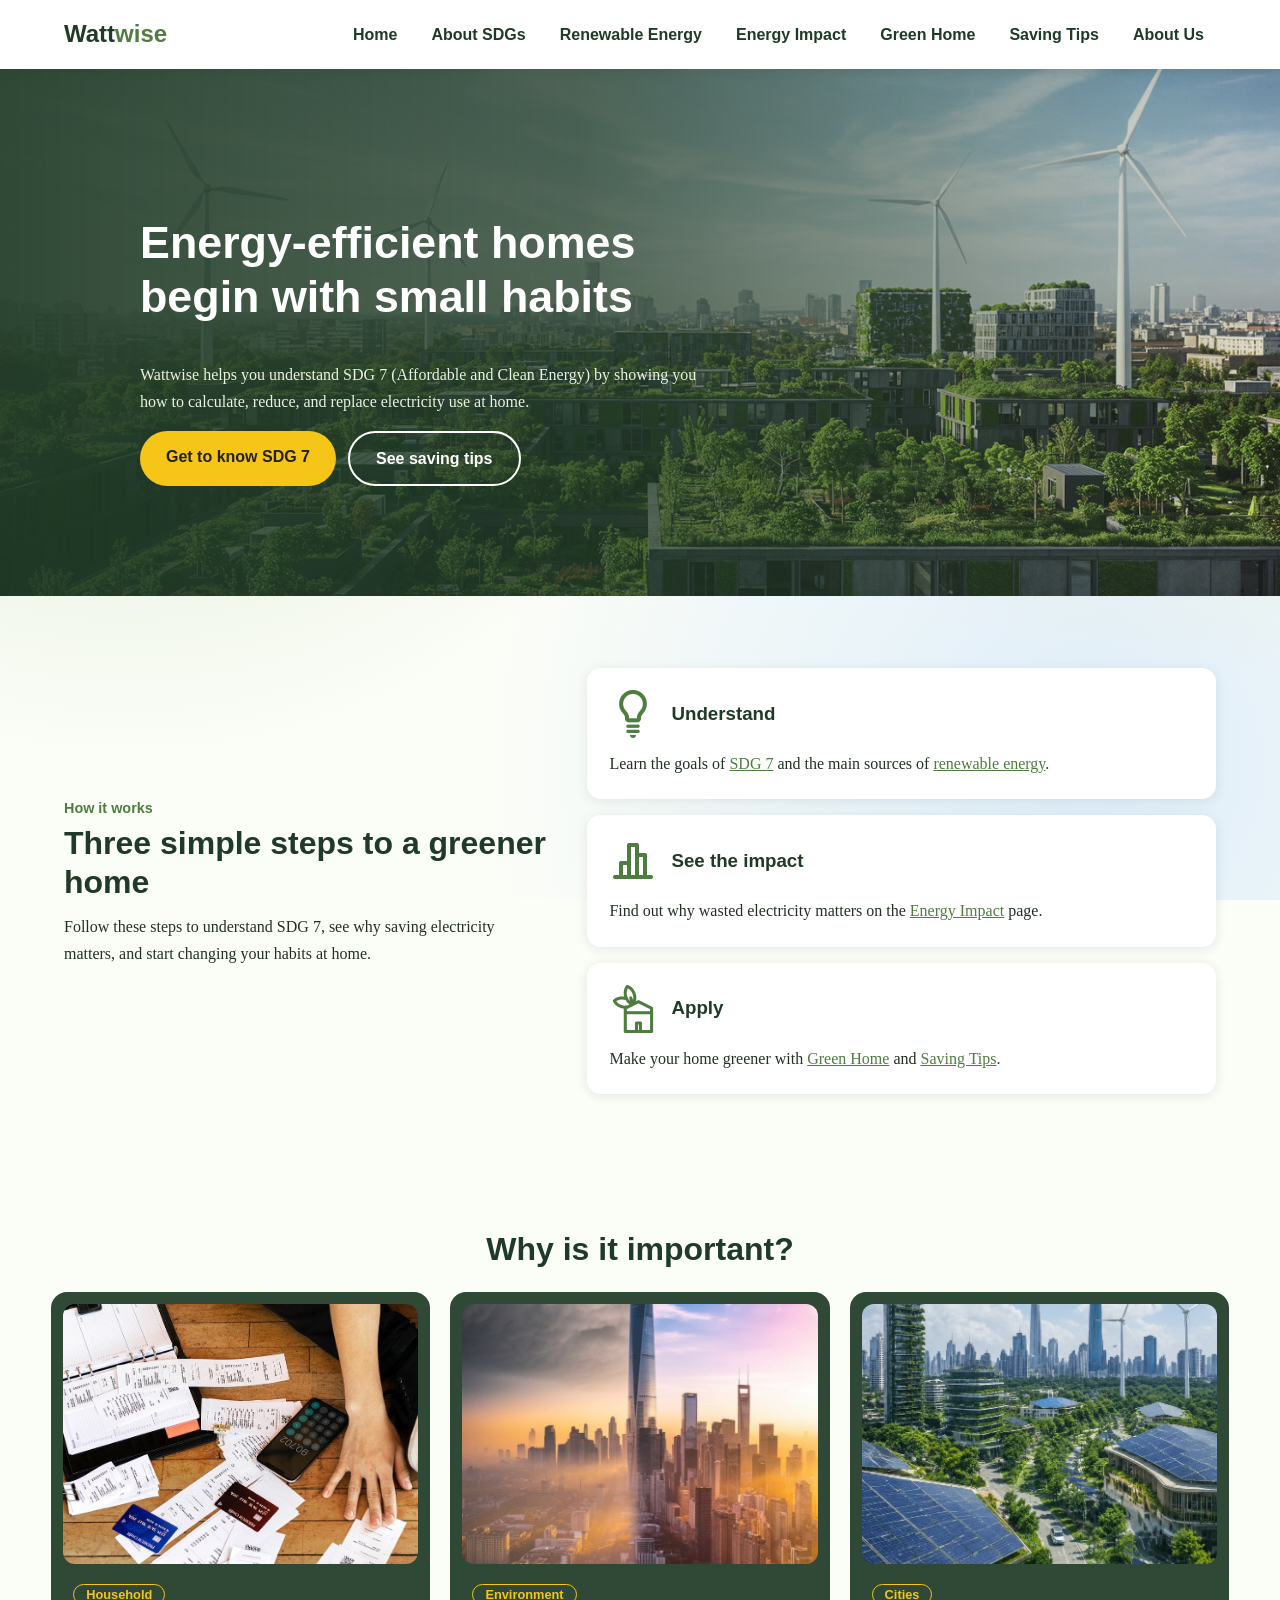
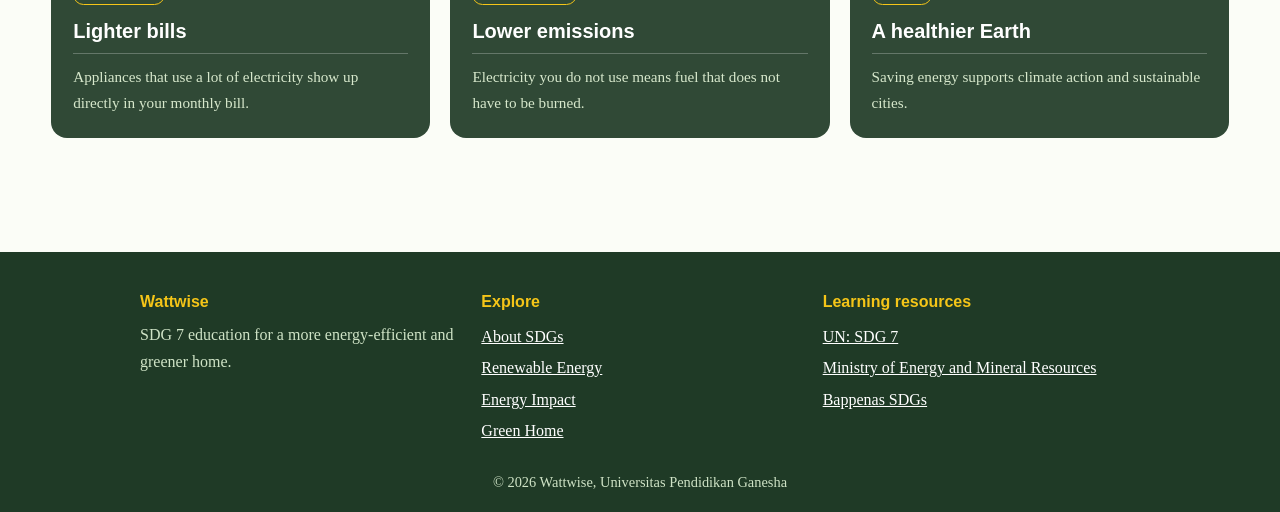
<file: index.html>
<!DOCTYPE html>
<html lang="en">

<head>
  <meta charset="UTF-8">
  <meta name="viewport" content="width=device-width, initial-scale=1">
  <title>Home | Wattwise</title>
  <link rel="stylesheet" href="css/global.css">
  <link rel="stylesheet" href="css/home.css">
</head>

<body>
  <header class="nav">
    <a class="logo" href="index.html">Watt<span>wise</span></a>
    <input type="checkbox" id="mn" aria-label="Open menu">
    <label for="mn" class="burger">☰ Menu</label>
    <nav>
      <a href="index.html">Home</a>
      <a href="html/tentang-sdg.html">About SDGs</a>
      <a href="html/energi-terbarukan.html">Renewable Energy</a>
      <a href="html/dampak.html">Energy Impact</a>
      <a href="html/rumah-hijau.html">Green Home</a>
      <a href="html/tips.html">Saving Tips</a>
      <a href="html/about-us.html">About Us</a>
    </nav>
  </header>

  <main>
    <section class="hero">
      <div class="ht">
        <h1>Energy-efficient homes begin with small habits</h1>
        <p>
          Wattwise helps you understand SDG 7 (Affordable and Clean Energy)
          by showing you how to calculate, reduce, and replace electricity use at home.
        </p>
        <div class="pilih start">
          <a class="btn" href="html/tentang-sdg.html">Get to know SDG 7</a>
          <a class="btn alt" href="html/tips.html">See saving tips</a>
        </div>
      </div>
    </section>

    <section class="why">
      <div class="why-text">
        <span class="label">How it works</span>
        <h2>Three simple steps to a greener home</h2>
        <p>
          Follow these steps to understand SDG 7, see why saving electricity matters,
          and start changing your habits at home.
        </p>
      </div>

      <ol class="steps">
        <li>
          <img class="vector" src="img/bulb icon.png" alt="">
          <h3>Understand</h3>
          <p>
            Learn the goals of <a href="html/tentang-sdg.html">SDG 7</a> and the main sources of
            <a href="html/energi-terbarukan.html">renewable energy</a>.
          </p>
        </li>
        <li>
          <img class="vector" src="img/bar icon.png" alt="">
          <h3>See the impact</h3>
          <p>Find out why wasted electricity matters on the <a href="html/dampak.html">Energy Impact</a> page.</p>
        </li>
        <li>
          <img class="vector" src="img/home icon.png" alt="">
          <h3>Apply</h3>
          <p>
            Make your home greener with <a href="html/rumah-hijau.html">Green Home</a> and
            <a href="html/tips.html">Saving Tips</a>.
          </p>
        </li>
      </ol>
    </section>

    <section class="important">
      <h2>Why is it important?</h2>
      
      <div class="grid">
        <div class="card">
          <img class="foto" src="img/pay bills.jpg" alt="pay bills">
          <div class="card-body">
            <span class="chip">Household</span>
            <h3>Lighter bills</h3>
            <p>Appliances that use a lot of electricity show up directly in your monthly bill.</p>
          </div>
        </div>
        <div class="card">
          <img class="foto" src="img/air polution.jpg" alt="air polution">
          <div class="card-body">
            <span class="chip">Environment</span>
            <h3>Lower emissions</h3>
            <p>Electricity you do not use means fuel that does not have to be burned.</p>
          </div>
        </div>
        <div class="card">
          <img class="foto" src="img/sustainable city.jpg" alt="sustainable city">
          <div class="card-body">
            <span class="chip">Cities</span>
            <h3>A healthier Earth</h3>
            <p>Saving energy supports climate action and sustainable cities.</p>
          </div>
        </div>
      </div>
    </section>
  </main>

  <footer>
    <div class="fgrid">
      <div>
        <strong>Wattwise</strong>
        <p>SDG 7 education for a more energy-efficient and greener home.</p>
      </div>
      <div>
        <strong>Explore</strong>
        <a href="html/tentang-sdg.html">About SDGs</a>
        <a href="html/energi-terbarukan.html">Renewable Energy</a>
        <a href="html/dampak.html">Energy Impact</a>
        <a href="html/rumah-hijau.html">Green Home</a>
      </div>
      <div>
        <strong>Learning resources</strong>
        <a href="https://sdgs.un.org/goals/goal7" target="_blank" rel="noopener">UN: SDG 7</a>
        <a href="https://www.esdm.go.id" target="_blank" rel="noopener">Ministry of Energy and Mineral Resources</a>
        <a href="https://sdgs.bappenas.go.id" target="_blank" rel="noopener">Bappenas SDGs</a>
      </div>
    </div>
    <p class="copy">© 2026 Wattwise, Universitas Pendidikan Ganesha</p>
  </footer>
</body>

</html>
</file>
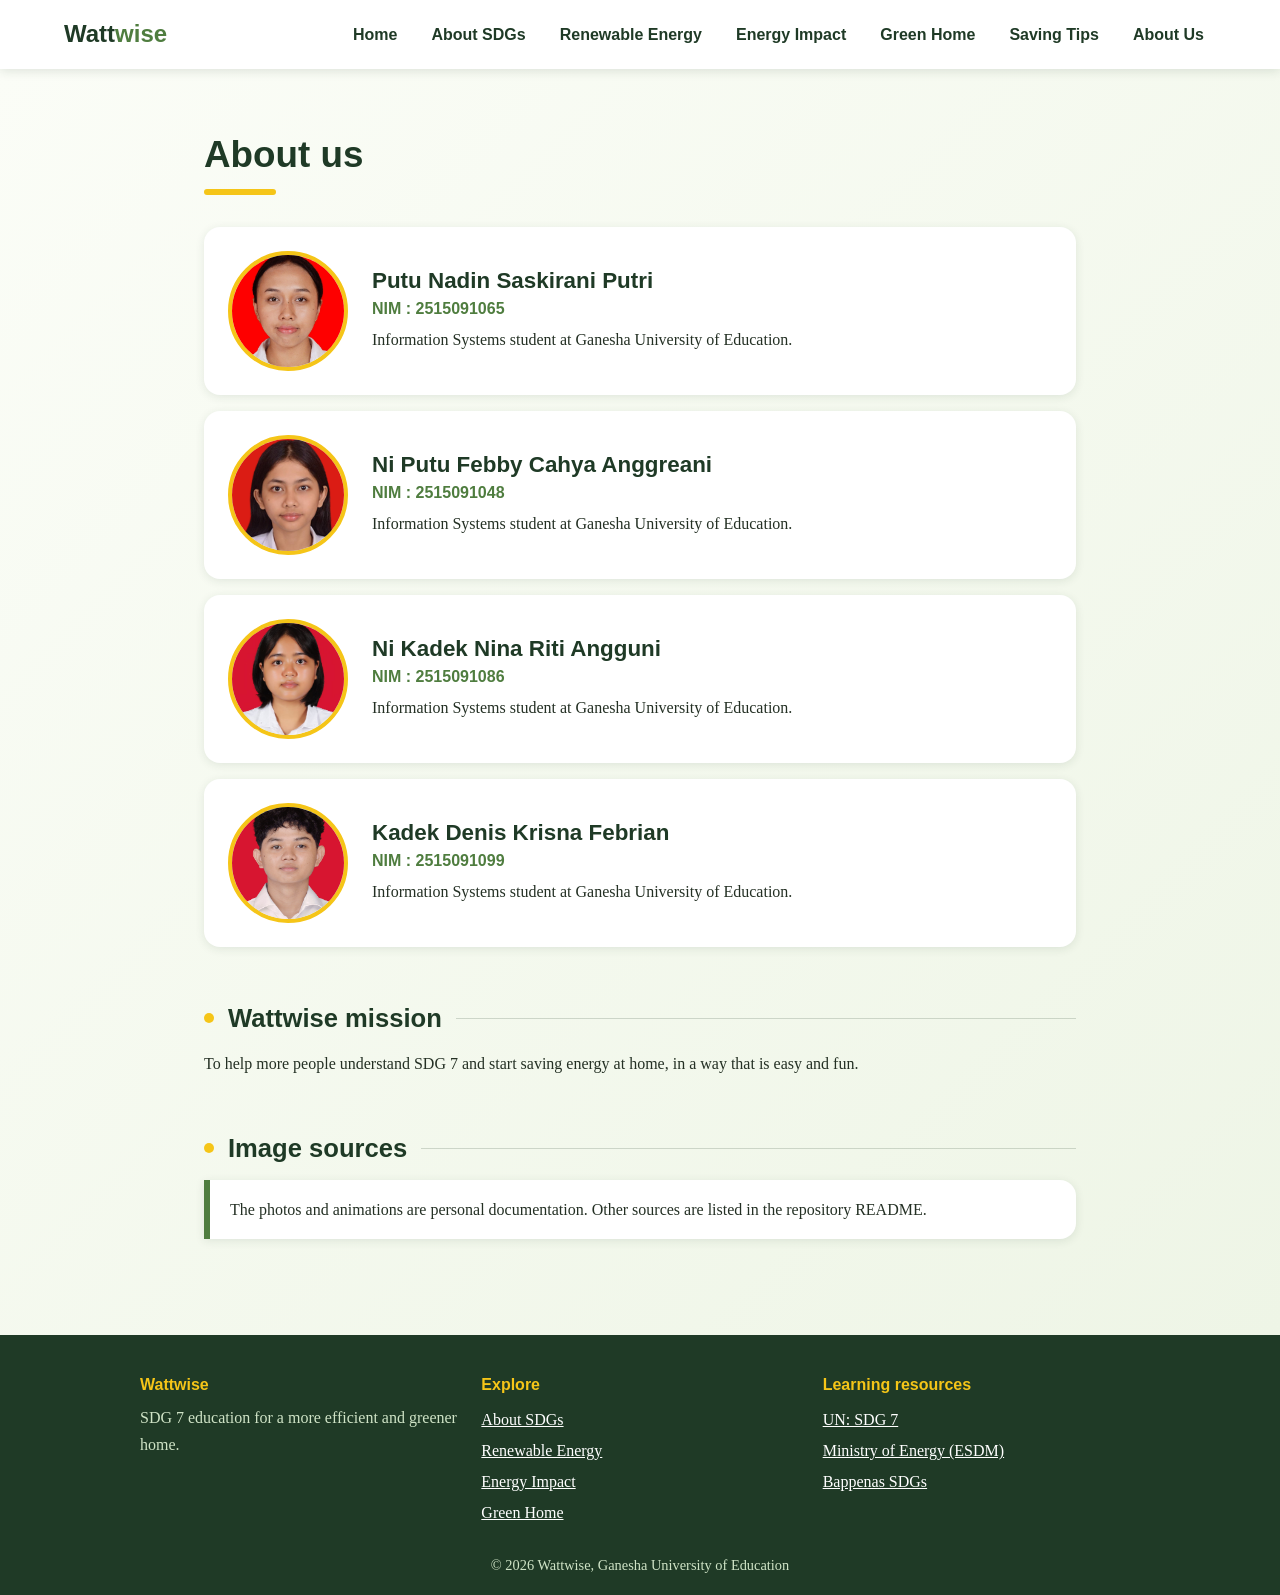
<file: html/about-us.html>
<!DOCTYPE html>
<html lang="en">

<head>
  <meta charset="UTF-8">
  <meta name="viewport" content="width=device-width, initial-scale=1">
  <title>About Us | Wattwise</title>

  <link rel="stylesheet" href="../css/global.css">
  <link rel="stylesheet" href="../css/about-us.css">
</head>

<body>

  <!-- 1-NAVBAR -->
  <header class="nav">
    <a class="logo" href="../index.html">Watt<span>wise</span></a>

    <input type="checkbox" id="mn" aria-label="Open menu">
    <label for="mn" class="burger">☰ Menu</label>

    <nav>
      <a href="../index.html">Home</a>
      <a href="tentang-sdg.html">About SDGs</a>
      <a href="energi-terbarukan.html">Renewable Energy</a>
      <a href="dampak.html">Energy Impact</a>
      <a href="rumah-hijau.html">Green Home</a>
      <a href="tips.html">Saving Tips</a>
      <a href="about-us.html">About Us</a>
    </nav>
  </header>


  <!-- 2-MAIN CONTENT -->
  <main>
    <section>

      <h1>About us</h1>

      <!-- 2.1-Profile -->
      <div class="profile-nadin">
        <div class="nadin-photo">
          <img src="../img/nadin profile.jpeg" alt="Photo of Nadin">
        </div>

        <div>
          <h2>Putu Nadin Saskirani Putri</h2>
          <h3>NIM : 2515091065</h3>
          <p>Information Systems student at Ganesha University of Education.</p>
        </div>
      </div>

      <div class="profile-febby">
        <div class="febby-photo">
          <img src="../img/febby-photo.png" alt="Photo of Febby">
        </div>
        
        <div>
          <h2>Ni Putu Febby Cahya Anggreani</h2>
          <h3>NIM : 2515091048</h3>
          <p>Information Systems student at Ganesha University of Education.</p>
        </div>
      </div>

      <div class="profile-nina">
        <div class="nina-photo">
          <img src="../img/nina profile.jpeg" alt="Photo of Nina">
        </div>

        <div>
          <h2>Ni Kadek Nina Riti Angguni</h2>
          <h3>NIM : 2515091086</h3>
          <p>Information Systems student at Ganesha University of Education.</p>
        </div>
      </div>

      <div class="profile-denis">
        <div class="denis-photo">
          <img src="../img/denis-photo.png" alt="Photo of Denis">
        </div>

        <div>
          <h2>Kadek Denis Krisna Febrian</h2>
          <h3>NIM : 2515091099</h3>
          <p>Information Systems student at Ganesha University of Education.</p>
        </div>
      </div>

      <!-- 2.2-Mission -->
      <h2>Wattwise mission</h2>
      <p>To help more people understand SDG 7 and start saving energy at home, in a way that is easy and fun.</p>

      <!-- 2.3-Image sources -->
      <h2>Image sources</h2>
      <p>The photos and animations are personal documentation. Other sources are listed in the repository README.</p>

    </section>
  </main>


  <!-- 3-FOOTER -->
  <footer>
    <div class="fgrid">

      <div>
        <strong>Wattwise</strong>
        <p>SDG 7 education for a more efficient and greener home.</p>
      </div>

      <div>
        <strong>Explore</strong>
        <a href="tentang-sdg.html">About SDGs</a>
        <a href="energi-terbarukan.html">Renewable Energy</a>
        <a href="dampak.html">Energy Impact</a>
        <a href="rumah-hijau.html">Green Home</a>
      </div>

      <div>
        <strong>Learning resources</strong>
        <a href="https://sdgs.un.org/goals/goal7" target="_blank" rel="noopener">UN: SDG 7</a>
        <a href="https://www.esdm.go.id" target="_blank" rel="noopener">Ministry of Energy (ESDM)</a>
        <a href="https://sdgs.bappenas.go.id" target="_blank" rel="noopener">Bappenas SDGs</a>
      </div>

    </div>

    <p class="copy">© 2026 Wattwise, Ganesha University of Education</p>
  </footer>

</body>
</html>
</file>
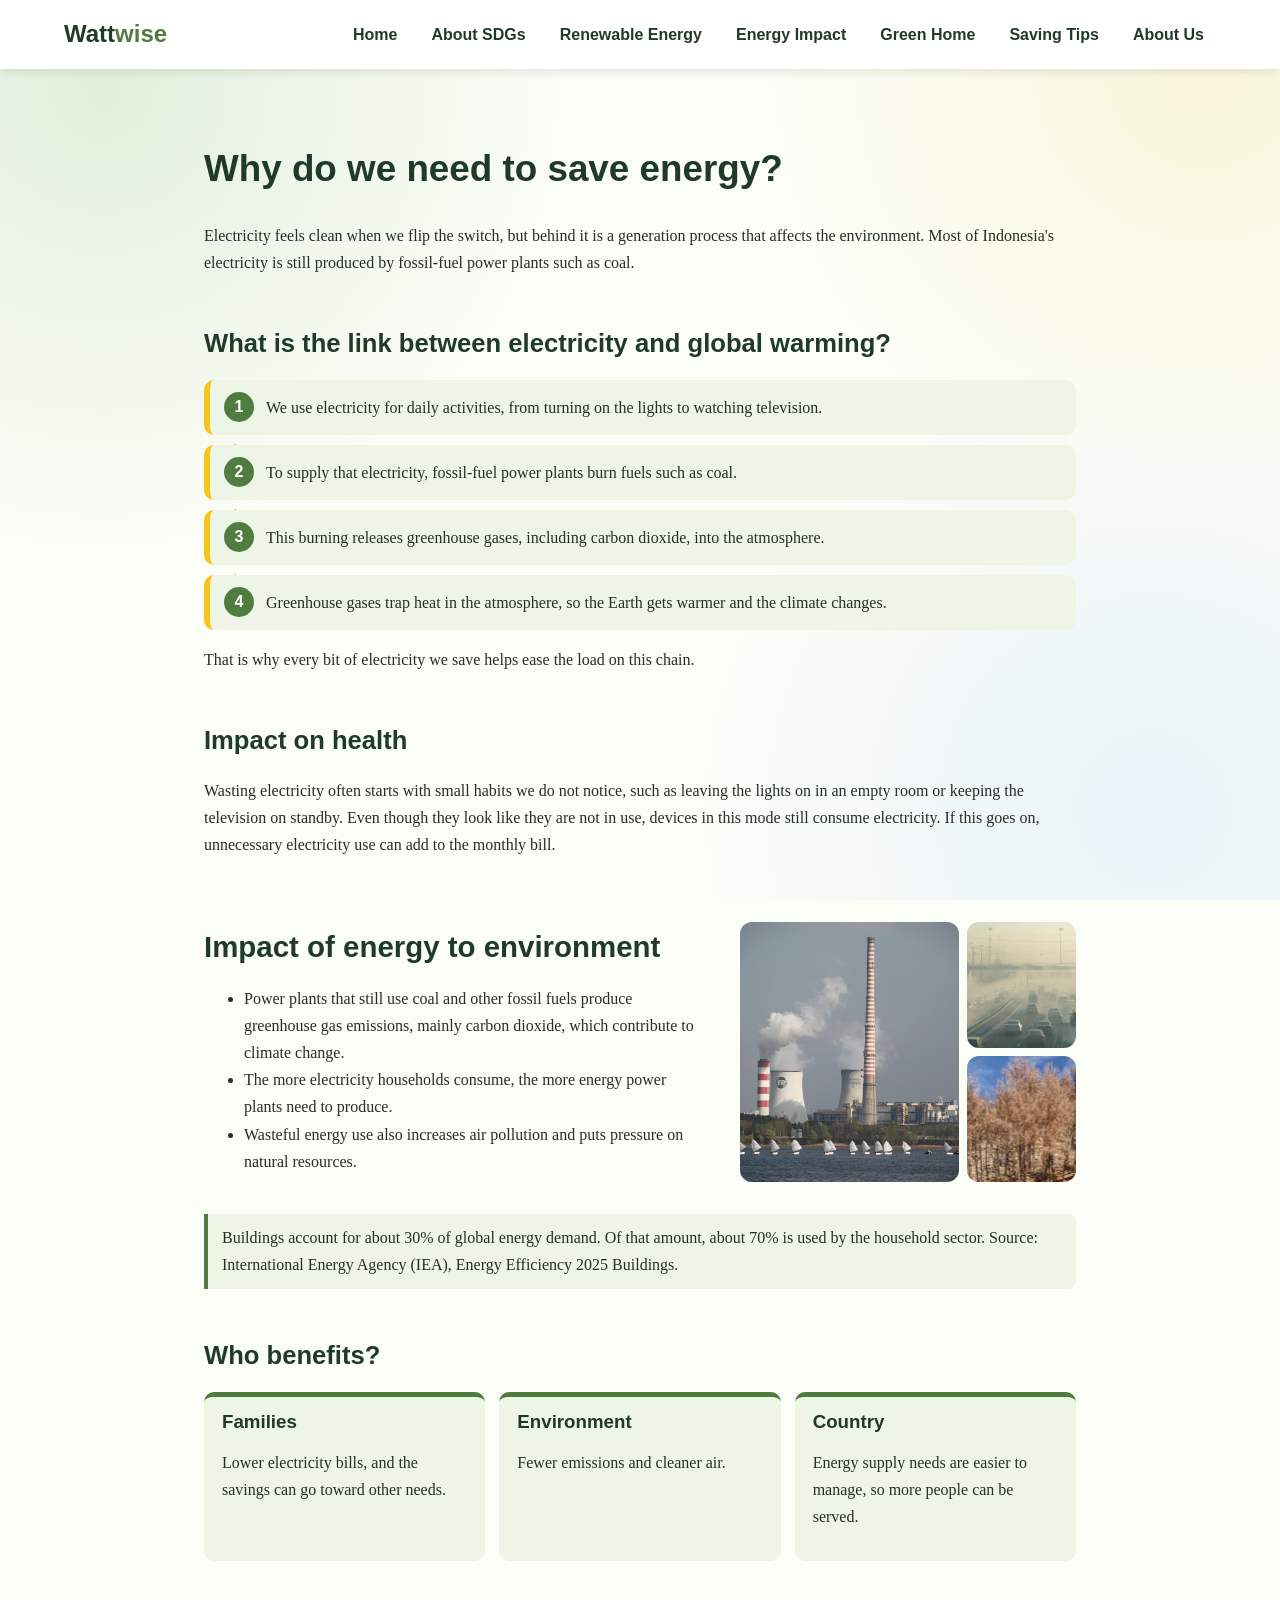
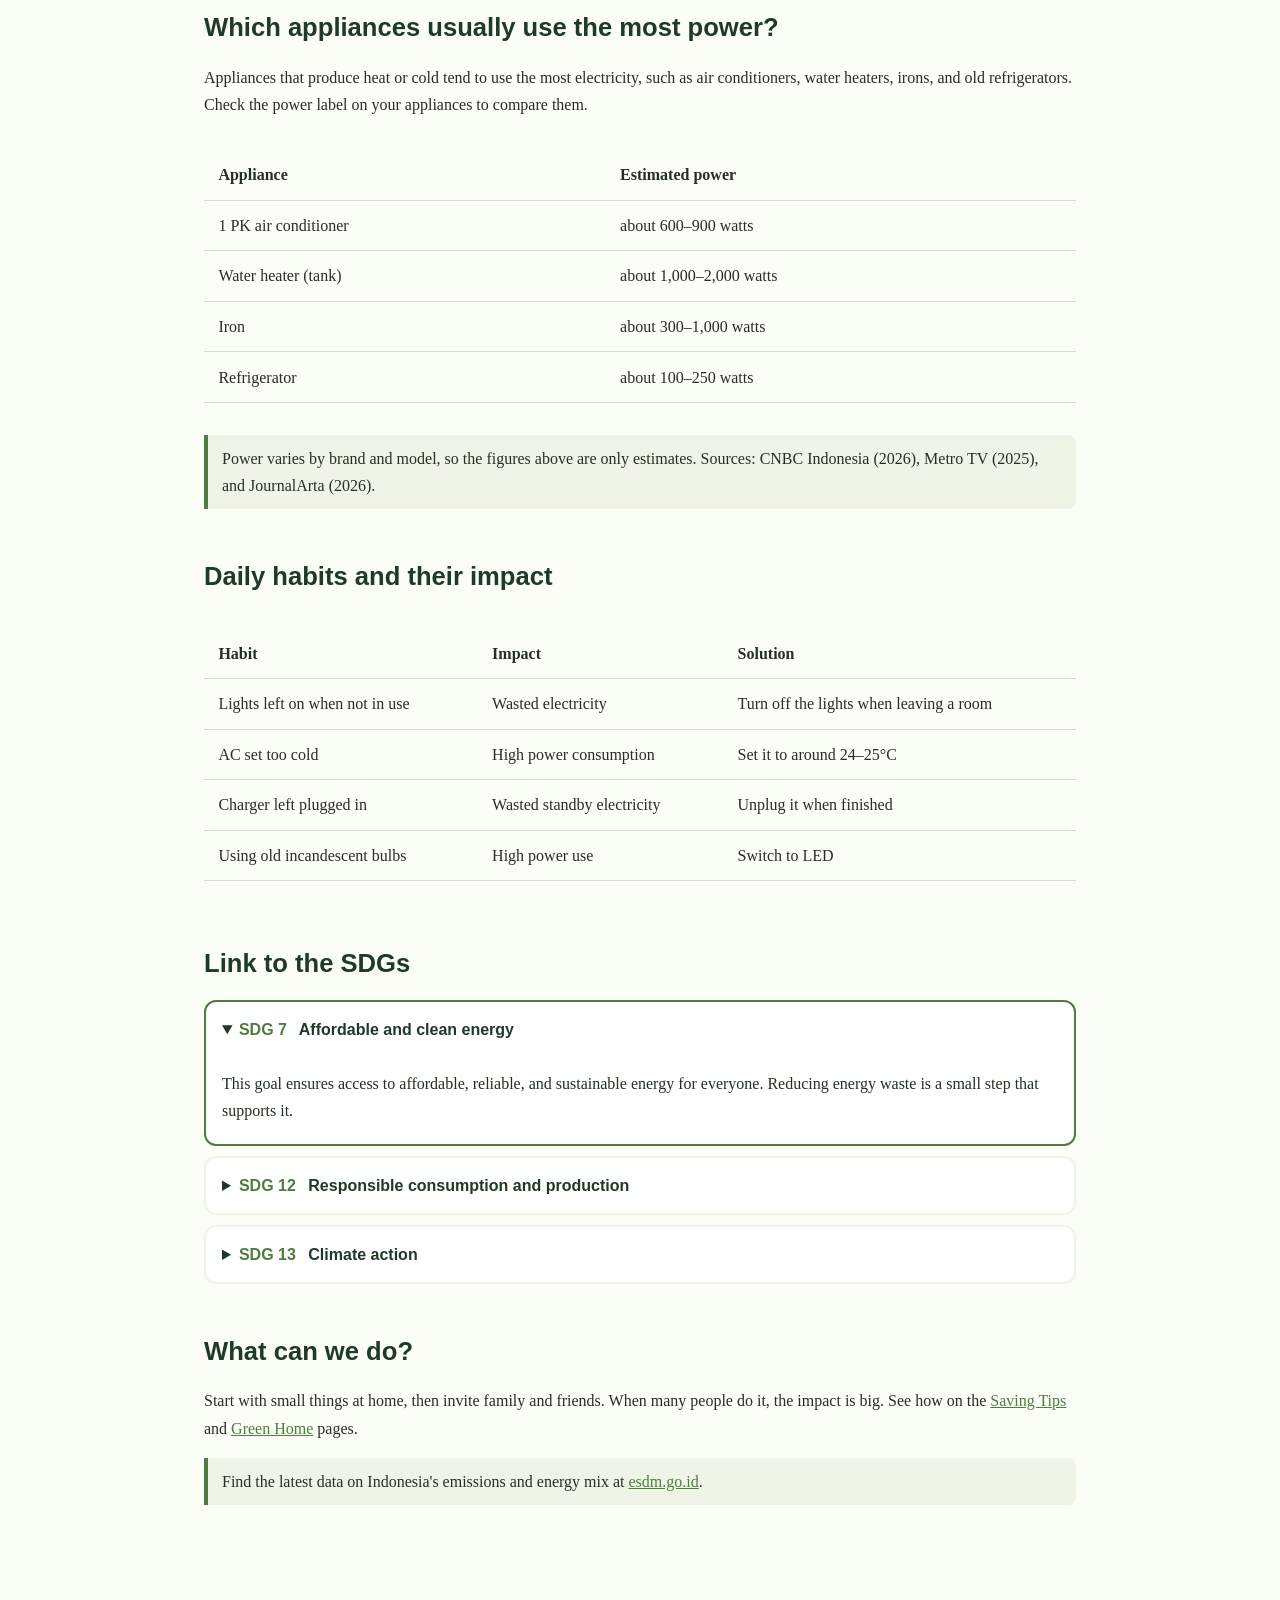
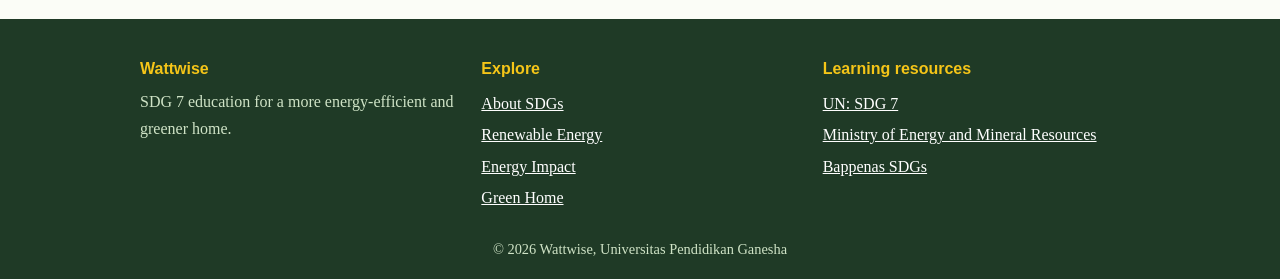
<file: html/dampak.html>
<!DOCTYPE html>
<html lang="en"><head><meta charset="UTF-8"><meta name="viewport" content="width=device-width, initial-scale=1">
<title>Energy Impact | Wattwise</title>
<link rel="stylesheet" href="../css/global.css"><link rel="stylesheet" href="../css/dampak.css"></head><body>
<header class="nav">
  <a class="logo" href="../index.html">Watt<span>wise</span></a>
  <input type="checkbox" id="mn" aria-label="Open menu">
  <label for="mn" class="burger">☰ Menu</label>
  <nav>
    <a href="../index.html">Home</a>
    <a href="tentang-sdg.html">About SDGs</a>
    <a href="energi-terbarukan.html">Renewable Energy</a>
    <a href="dampak.html">Energy Impact</a>
    <a href="rumah-hijau.html">Green Home</a>
    <a href="tips.html">Saving Tips</a>
    <a href="about-us.html">About Us</a>
  </nav>
</header>
<main>
<section><h1>Why do we need to save energy?</h1>
<p>Electricity feels clean when we flip the switch, but behind it is a generation process that affects the environment. Most of Indonesia's electricity is still produced by fossil-fuel power plants such as coal.</p>

<h2>What is the link between electricity and global warming?</h2>
<ol class="alur"><li>We use electricity for daily activities, from turning on the lights to watching television.</li><li>To supply that electricity, fossil-fuel power plants burn fuels such as coal.</li><li>This burning releases greenhouse gases, including carbon dioxide, into the atmosphere.</li><li>Greenhouse gases trap heat in the atmosphere, so the Earth gets warmer and the climate changes.</li></ol>
<p>That is why every bit of electricity we save helps ease the load on this chain.</p>

<h2>Impact on health</h2>
<p>Wasting electricity often starts with small habits we do not notice, such as leaving the lights on in an empty room or keeping the television on standby. Even though they look like they are not in use, devices in this mode still consume electricity. If this goes on, unnecessary electricity use can add to the monthly bill.</p>

<div class="dampak-split">
  <div class="dampak-teks">
    <h2>Impact of energy to environment</h2>
    <ul>
      <li>Power plants that still use coal and other fossil fuels produce greenhouse gas emissions, mainly carbon dioxide, which contribute to climate change.</li>
      <li>The more electricity households consume, the more energy power plants need to produce.</li>
      <li>Wasteful energy use also increases air pollution and puts pressure on natural resources.</li>
    </ul>
  </div>

  <div class="foto-grid">
    <figure class="besar"><img src="../img/dampak-1.jpg" alt="Power plant smokestacks" loading="lazy"></figure>
    <figure><img src="../img/dampak-2.png" alt="Air pollution in the city" loading="lazy"></figure>
    <figure><img src="../img/dampak-3.png" alt="Flooding or drought caused by climate change" loading="lazy"></figure>
  </div>
</div>

<p class="note">Buildings account for about 30% of global energy demand. Of that amount, about 70% is used by the household sector. Source: International Energy Agency (IEA), Energy Efficiency 2025 Buildings.</p>

<h2>Who benefits?</h2><div class="untung">
<div><h3>Families</h3><p>Lower electricity bills, and the savings can go toward other needs.</p></div>
<div><h3>Environment</h3><p>Fewer emissions and cleaner air.</p></div>
<div><h3>Country</h3><p>Energy supply needs are easier to manage, so more people can be served.</p></div></div>

<h2>Which appliances usually use the most power?</h2>
<p>Appliances that produce heat or cold tend to use the most electricity, such as air conditioners, water heaters, irons, and old refrigerators. Check the power label on your appliances to compare them.</p>
<div class="tabel-wrap"><table class="tabel">
<thead><tr><th>Appliance</th><th>Estimated power</th></tr></thead>
<tbody>
<tr><td>1 PK air conditioner</td><td>about 600–900 watts</td></tr>
<tr><td>Water heater (tank)</td><td>about 1,000–2,000 watts</td></tr>
<tr><td>Iron</td><td>about 300–1,000 watts</td></tr>
<tr><td>Refrigerator</td><td>about 100–250 watts</td></tr>
</tbody></table></div>
<p class="note">Power varies by brand and model, so the figures above are only estimates. Sources: CNBC Indonesia (2026), Metro TV (2025), and JournalArta (2026).</p>

<h2>Daily habits and their impact</h2>
<div class="tabel-wrap"><table class="tabel">
<thead><tr><th>Habit</th><th>Impact</th><th>Solution</th></tr></thead>
<tbody>
<tr><td>Lights left on when not in use</td><td>Wasted electricity</td><td>Turn off the lights when leaving a room</td></tr>
<tr><td>AC set too cold</td><td>High power consumption</td><td>Set it to around 24–25°C</td></tr>
<tr><td>Charger left plugged in</td><td>Wasted standby electricity</td><td>Unplug it when finished</td></tr>
<tr><td>Using old incandescent bulbs</td><td>High power use</td><td>Switch to LED</td></tr>
</tbody></table></div>

<h2>Link to the SDGs</h2>
<details open><summary><b>SDG 7</b> Affordable and clean energy</summary><p>This goal ensures access to affordable, reliable, and sustainable energy for everyone. Reducing energy waste is a small step that supports it.</p></details>
<details><summary><b>SDG 12</b> Responsible consumption and production</summary><p>Using energy only as much as we need is a form of responsible consumption.</p></details>
<details><summary><b>SDG 13</b> Climate action</summary><p>Using less electricity from fossil fuels helps reduce emissions.</p></details>

<h2>What can we do?</h2>
<p>Start with small things at home, then invite family and friends. When many people do it, the impact is big. See how on the <a href="tips.html">Saving Tips</a> and <a href="rumah-hijau.html">Green Home</a> pages.</p>

<p class="note">Find the latest data on Indonesia's emissions and energy mix at <a href="https://www.esdm.go.id" target="_blank" rel="noopener">esdm.go.id</a>.</p></section>
</main><footer><div class="fgrid"><div><strong>Wattwise</strong><p>SDG 7 education for a more energy-efficient and greener home.</p></div>
<div><strong>Explore</strong><a href="tentang-sdg.html">About SDGs</a><a href="energi-terbarukan.html">Renewable Energy</a><a href="dampak.html">Energy Impact</a><a href="rumah-hijau.html">Green Home</a></div>
<div><strong>Learning resources</strong><a href="https://sdgs.un.org/goals/goal7" target="_blank" rel="noopener">UN: SDG 7</a><a href="https://www.esdm.go.id" target="_blank" rel="noopener">Ministry of Energy and Mineral Resources</a><a href="https://sdgs.bappenas.go.id" target="_blank" rel="noopener">Bappenas SDGs</a></div></div>
<p class="copy">© 2026 Wattwise, Universitas Pendidikan Ganesha</p></footer>
</body></html>
</file>
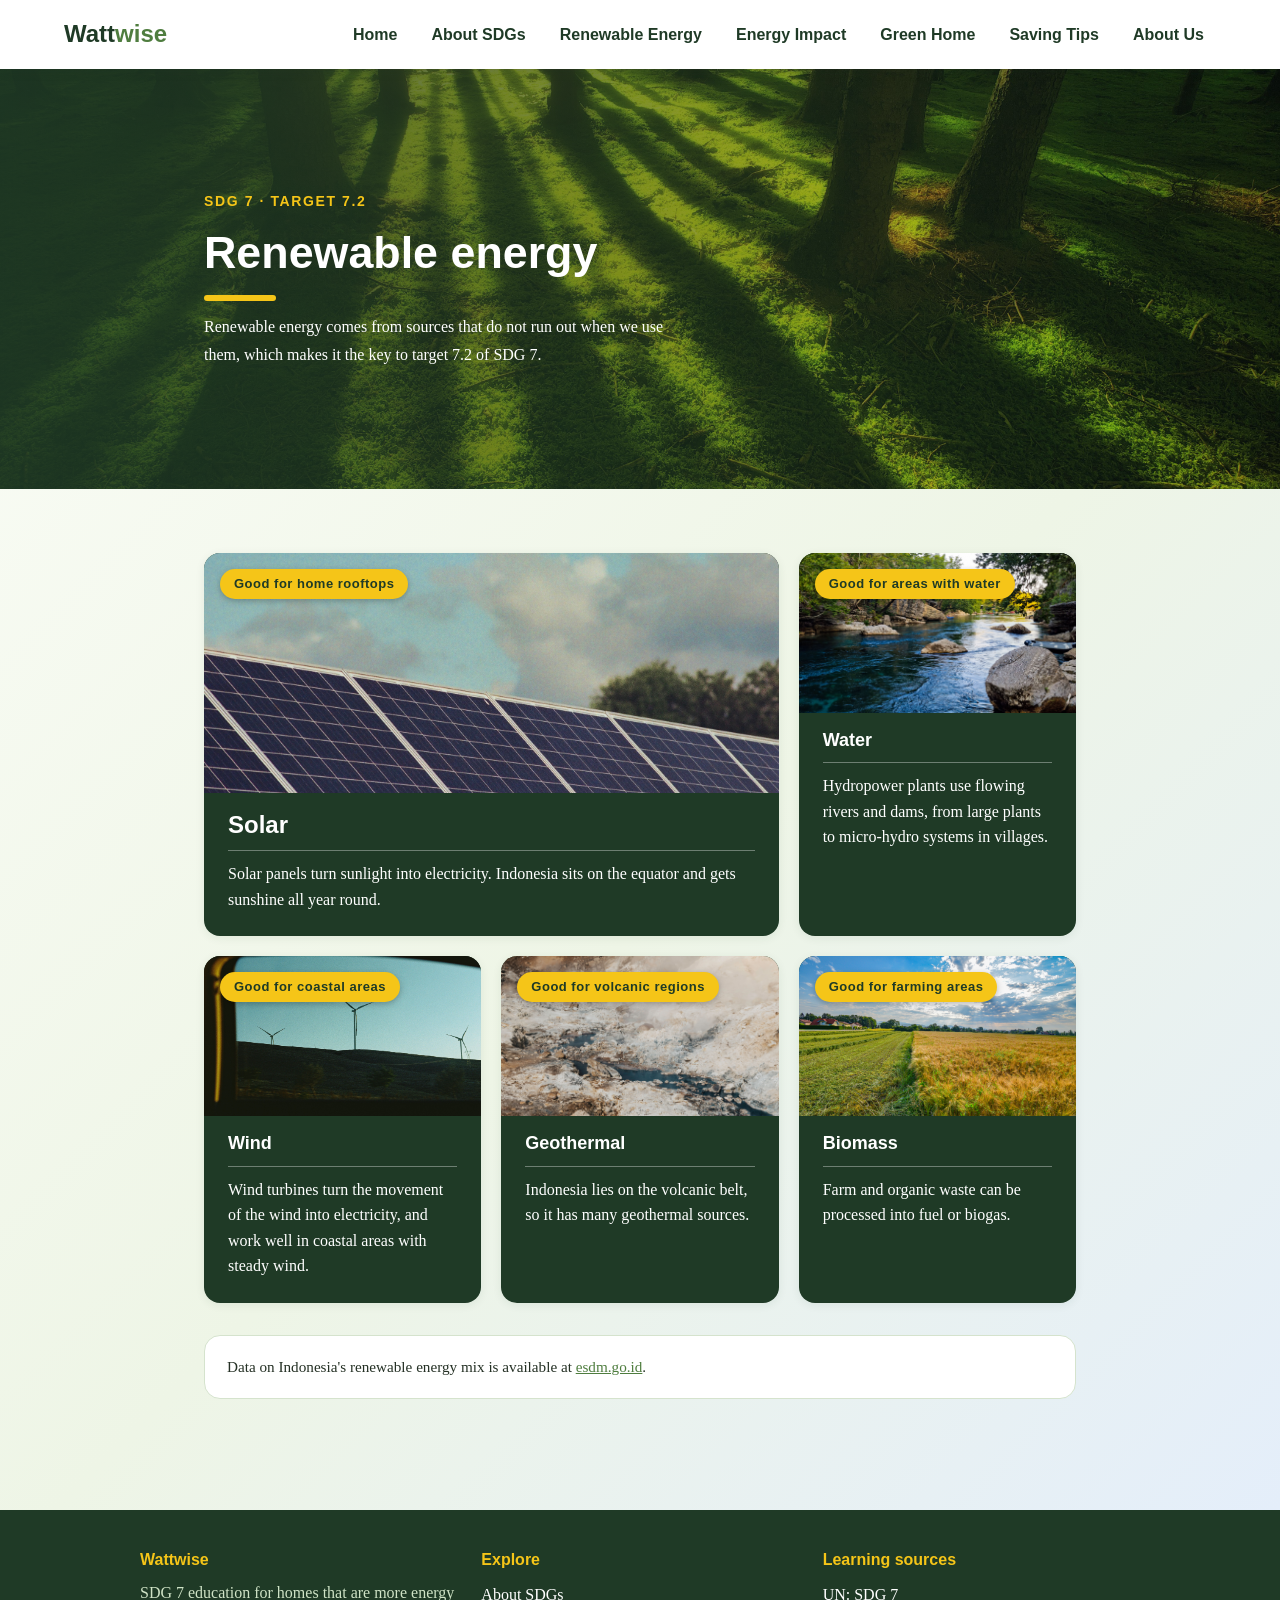
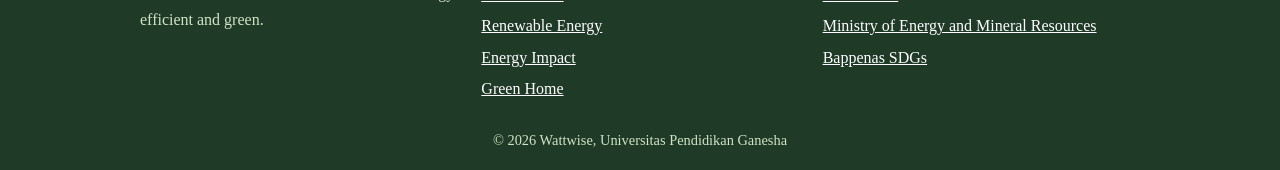
<file: html/energi-terbarukan.html>
<!doctype html>
<html lang="en">
  <head>
    <meta charset="UTF-8" />
    <meta name="viewport" content="width=device-width, initial-scale=1" />
    <title>Renewable Energy | Wattwise</title>
    <link rel="stylesheet" href="../css/global.css" />
    <link rel="stylesheet" href="../css/renewable.css" />
  </head>
  <body>
    <header class="nav">
      <a class="logo" href="../index.html">Watt<span>wise</span></a>
      <input type="checkbox" id="mn" aria-label="Open menu" />
      <label for="mn" class="burger">☰ Menu</label>
      <nav>
        <a href="../index.html">Home</a>
        <a href="tentang-sdg.html">About SDGs</a>
        <a href="energi-terbarukan.html">Renewable Energy</a>
        <a href="dampak.html">Energy Impact</a>
        <a href="rumah-hijau.html">Green Home</a>
        <a href="tips.html">Saving Tips</a>
        <a href="about-us.html">About Us</a>
      </nav>
    </header>
    <main>
      <div class="re-hero">
        <div class="re-hero-content">
          <span class="re-hero-label">SDG 7 · Target 7.2</span>
          <h1>Renewable energy</h1>
          <p>
            Renewable energy comes from sources that do not run out when we use
            them, which makes it the key to target 7.2 of SDG 7.
          </p>
        </div>
      </div>

      <section>
        <div class="src">
          <article>
            <img
              class="src-img"
              src="../img/solar.jpg"
              alt="Solar panels on a rooftop"
            />
            <h2>Solar</h2>
            <hr />
            <p>
              Solar panels turn sunlight into electricity. Indonesia sits on the
              equator and gets sunshine all year round.
            </p>
            <span class="src-tag">Good for home rooftops</span>
          </article>

          <article>
            <img
              class="src-img"
              src="../img/hydro.jpg"
              alt="A hydropower plant on a river"
            />
            <h2>Water</h2>
            <hr />
            <p>
              Hydropower plants use flowing rivers and dams, from large plants
              to micro-hydro systems in villages.
            </p>
            <span class="src-tag">Good for areas with water</span>
          </article>

          <article>
            <img
              class="src-img"
              src="../img/wind.jpg"
              alt="Wind turbines near the coast"
            />
            <h2>Wind</h2>
            <hr />
            <p>
              Wind turbines turn the movement of the wind into electricity, and
              work well in coastal areas with steady wind.
            </p>
            <span class="src-tag">Good for coastal areas</span>
          </article>

          <article>
            <img
              class="src-img"
              src="../img/geothermal.jpg"
              alt="A geothermal power plant"
            />
            <h2>Geothermal</h2>
            <hr />
            <p>
              Indonesia lies on the volcanic belt, so it has many geothermal
              sources.
            </p>
            <span class="src-tag">Good for volcanic regions</span>
          </article>

          <article>
            <img
              class="src-img"
              src="../img/biomass.jpg"
              alt="Farm waste used for biogas"
            />
            <h2>Biomass</h2>
            <hr />
            <p>
              Farm and organic waste can be processed into fuel or biogas.
            </p>
            <span class="src-tag">Good for farming areas</span>
          </article>
        </div>

        <p class="re-note">
          Data on Indonesia's renewable energy mix is available at
          <a href="https://www.esdm.go.id" target="_blank" rel="noopener"
            >esdm.go.id</a
          >.
        </p>
      </section>
    </main>
    <footer>
      <div class="fgrid">
        <div>
          <strong>Wattwise</strong>
          <p>SDG 7 education for homes that are more energy efficient and green.</p>
        </div>
        <div>
          <strong>Explore</strong>
          <a href="tentang-sdg.html">About SDGs</a>
          <a href="energi-terbarukan.html">Renewable Energy</a>
          <a href="dampak.html">Energy Impact</a>
          <a href="rumah-hijau.html">Green Home</a>
        </div>
        <div>
          <strong>Learning sources</strong>
          <a
            href="https://sdgs.un.org/goals/goal7"
            target="_blank"
            rel="noopener"
            >UN: SDG 7</a
          >
          <a href="https://www.esdm.go.id" target="_blank" rel="noopener"
            >Ministry of Energy and Mineral Resources</a
          >
          <a href="https://sdgs.bappenas.go.id" target="_blank" rel="noopener"
            >Bappenas SDGs</a
          >
        </div>
      </div>
      <p class="copy">© 2026 Wattwise, Universitas Pendidikan Ganesha</p>
    </footer>
  </body>
</html>
</file>
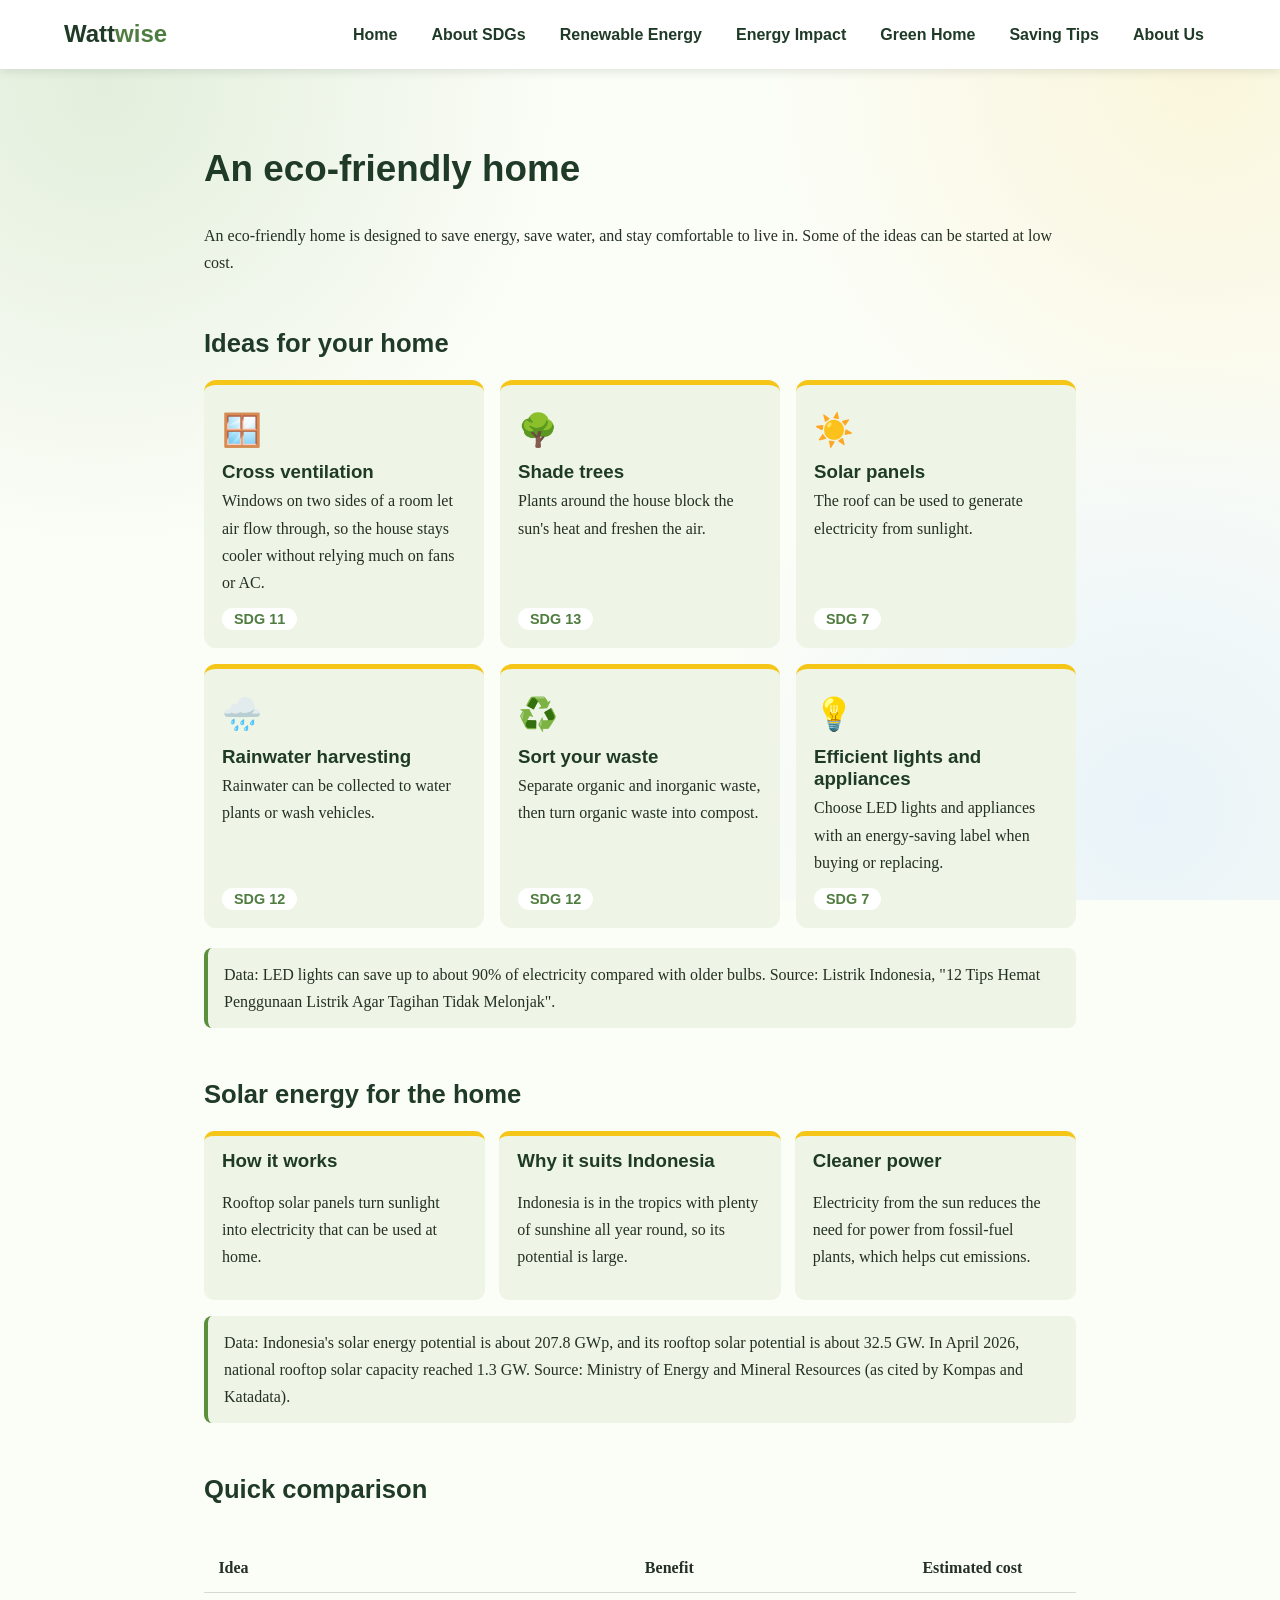
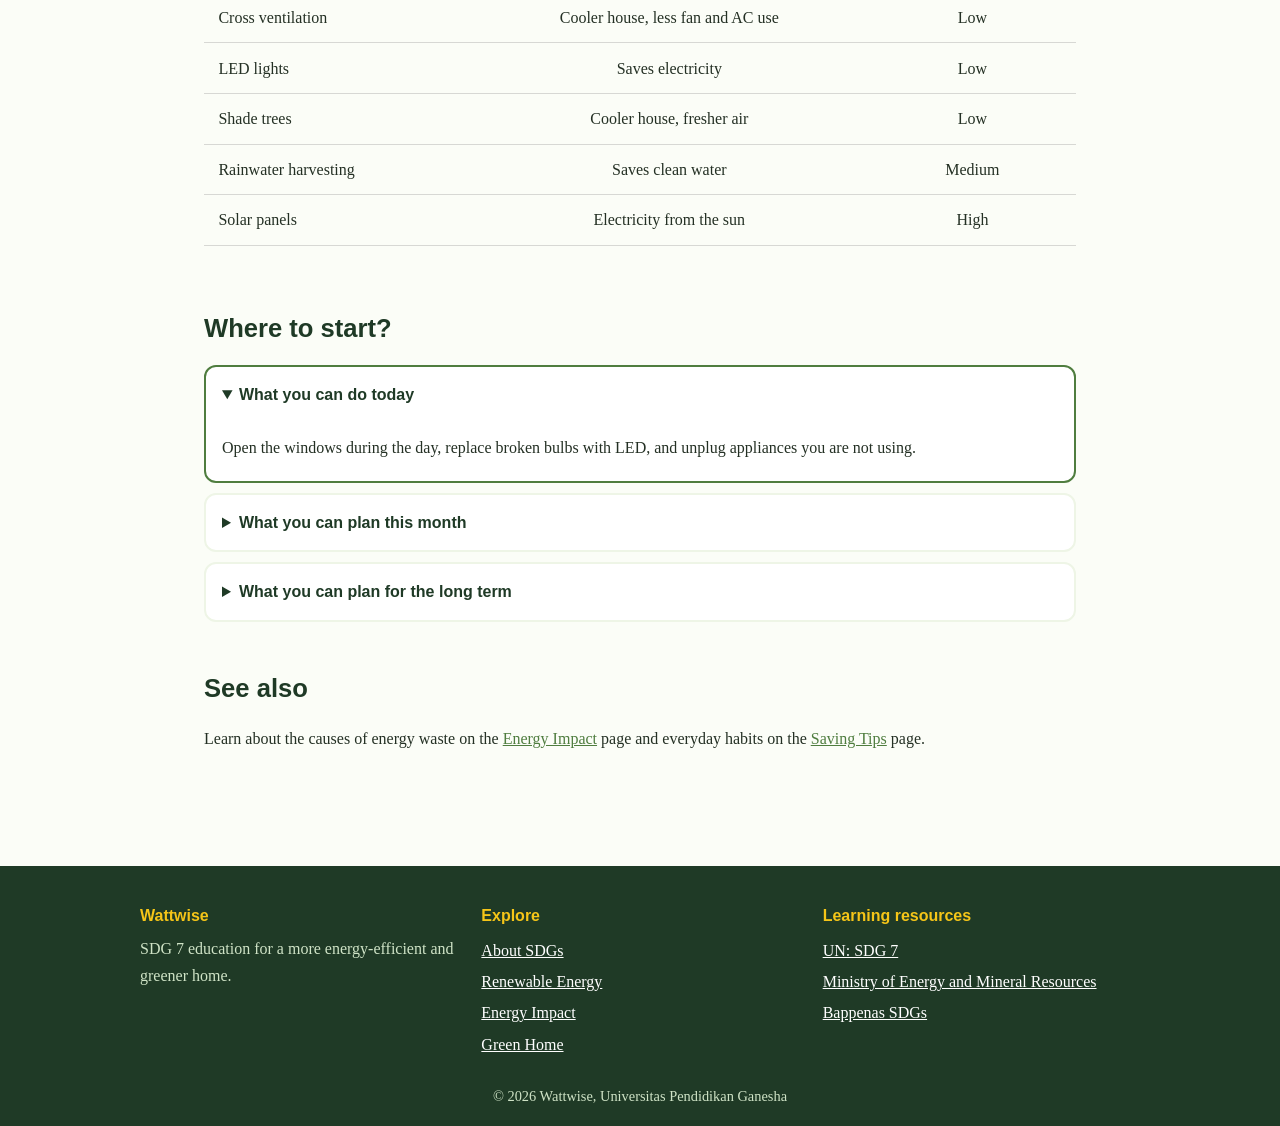
<file: html/rumah-hijau.html>
<!DOCTYPE html>
<html lang="en"><head><meta charset="UTF-8"><meta name="viewport" content="width=device-width, initial-scale=1">
<title>Green Home | Wattwise</title>
<link rel="stylesheet" href="../css/global.css"><link rel="stylesheet" href="../css/rumah.css"></head><body>
<header class="nav">
  <a class="logo" href="../index.html">Watt<span>wise</span></a>
  <input type="checkbox" id="mn" aria-label="Open menu">
  <label for="mn" class="burger">☰ Menu</label>
  <nav>
    <a href="../index.html">Home</a>
    <a href="tentang-sdg.html">About SDGs</a>
    <a href="energi-terbarukan.html">Renewable Energy</a>
    <a href="dampak.html">Energy Impact</a>
    <a href="rumah-hijau.html">Green Home</a>
    <a href="tips.html">Saving Tips</a>
    <a href="about-us.html">About Us</a>
  </nav>
</header>
<main>
<section><h1>An eco-friendly home</h1>
<p>An eco-friendly home is designed to save energy, save water, and stay comfortable to live in. Some of the ideas can be started at low cost.</p>

<h2>Ideas for your home</h2>
<div class="ide">
<article><span class="ico">🪟</span><h3>Cross ventilation</h3><p>Windows on two sides of a room let air flow through, so the house stays cooler without relying much on fans or AC.</p><span class="tag">SDG 11</span></article>
<article><span class="ico">🌳</span><h3>Shade trees</h3><p>Plants around the house block the sun's heat and freshen the air.</p><span class="tag">SDG 13</span></article>
<article><span class="ico">☀️</span><h3>Solar panels</h3><p>The roof can be used to generate electricity from sunlight.</p><span class="tag">SDG 7</span></article>
<article><span class="ico">🌧️</span><h3>Rainwater harvesting</h3><p>Rainwater can be collected to water plants or wash vehicles.</p><span class="tag">SDG 12</span></article>
<article><span class="ico">♻️</span><h3>Sort your waste</h3><p>Separate organic and inorganic waste, then turn organic waste into compost.</p><span class="tag">SDG 12</span></article>
<article><span class="ico">💡</span><h3>Efficient lights and appliances</h3><p>Choose LED lights and appliances with an energy-saving label when buying or replacing.</p><span class="tag">SDG 7</span></article></div>
<p class="note">Data: LED lights can save up to about 90% of electricity compared with older bulbs. Source: Listrik Indonesia, "12 Tips Hemat Penggunaan Listrik Agar Tagihan Tidak Melonjak".</p>

<h2>Solar energy for the home</h2>
<div class="untung">
<div><h3>How it works</h3><p>Rooftop solar panels turn sunlight into electricity that can be used at home.</p></div>
<div><h3>Why it suits Indonesia</h3><p>Indonesia is in the tropics with plenty of sunshine all year round, so its potential is large.</p></div>
<div><h3>Cleaner power</h3><p>Electricity from the sun reduces the need for power from fossil-fuel plants, which helps cut emissions.</p></div></div>

<p class="note">Data: Indonesia's solar energy potential is about 207.8 GWp, and its rooftop solar potential is about 32.5 GW. In April 2026, national rooftop solar capacity reached 1.3 GW. Source: Ministry of Energy and Mineral Resources (as cited by Kompas and Katadata).</p>

<h2>Quick comparison</h2>
<div class="tabel-wrap"><table class="tabel">
<thead><tr><th>Idea</th><th>Benefit</th><th>Estimated cost</th></tr></thead>
<tbody>
<tr><td>Cross ventilation</td><td>Cooler house, less fan and AC use</td><td>Low</td></tr>
<tr><td>LED lights</td><td>Saves electricity</td><td>Low</td></tr>
<tr><td>Shade trees</td><td>Cooler house, fresher air</td><td>Low</td></tr>
<tr><td>Rainwater harvesting</td><td>Saves clean water</td><td>Medium</td></tr>
<tr><td>Solar panels</td><td>Electricity from the sun</td><td>High</td></tr>
</tbody></table></div>

<h2>Where to start?</h2>
<details open><summary>What you can do today</summary><p>Open the windows during the day, replace broken bulbs with LED, and unplug appliances you are not using.</p></details>
<details><summary>What you can plan this month</summary><p>Plant trees or shade plants, and start sorting your waste at home.</p></details>
<details><summary>What you can plan for the long term</summary><p>Install solar panels or improve the ventilation design when renovating your home.</p></details>

<h2>See also</h2>
<p>Learn about the causes of energy waste on the <a href="dampak.html">Energy Impact</a> page and everyday habits on the <a href="tips.html">Saving Tips</a> page.</p>
</section>
</main><footer><div class="fgrid"><div><strong>Wattwise</strong><p>SDG 7 education for a more energy-efficient and greener home.</p></div>
<div><strong>Explore</strong><a href="tentang-sdg.html">About SDGs</a><a href="energi-terbarukan.html">Renewable Energy</a><a href="dampak.html">Energy Impact</a><a href="rumah-hijau.html">Green Home</a></div>
<div><strong>Learning resources</strong><a href="https://sdgs.un.org/goals/goal7" target="_blank" rel="noopener">UN: SDG 7</a><a href="https://www.esdm.go.id" target="_blank" rel="noopener">Ministry of Energy and Mineral Resources</a><a href="https://sdgs.bappenas.go.id" target="_blank" rel="noopener">Bappenas SDGs</a></div></div>
<p class="copy">© 2026 Wattwise, Universitas Pendidikan Ganesha</p></footer>
</body></html>
</file>
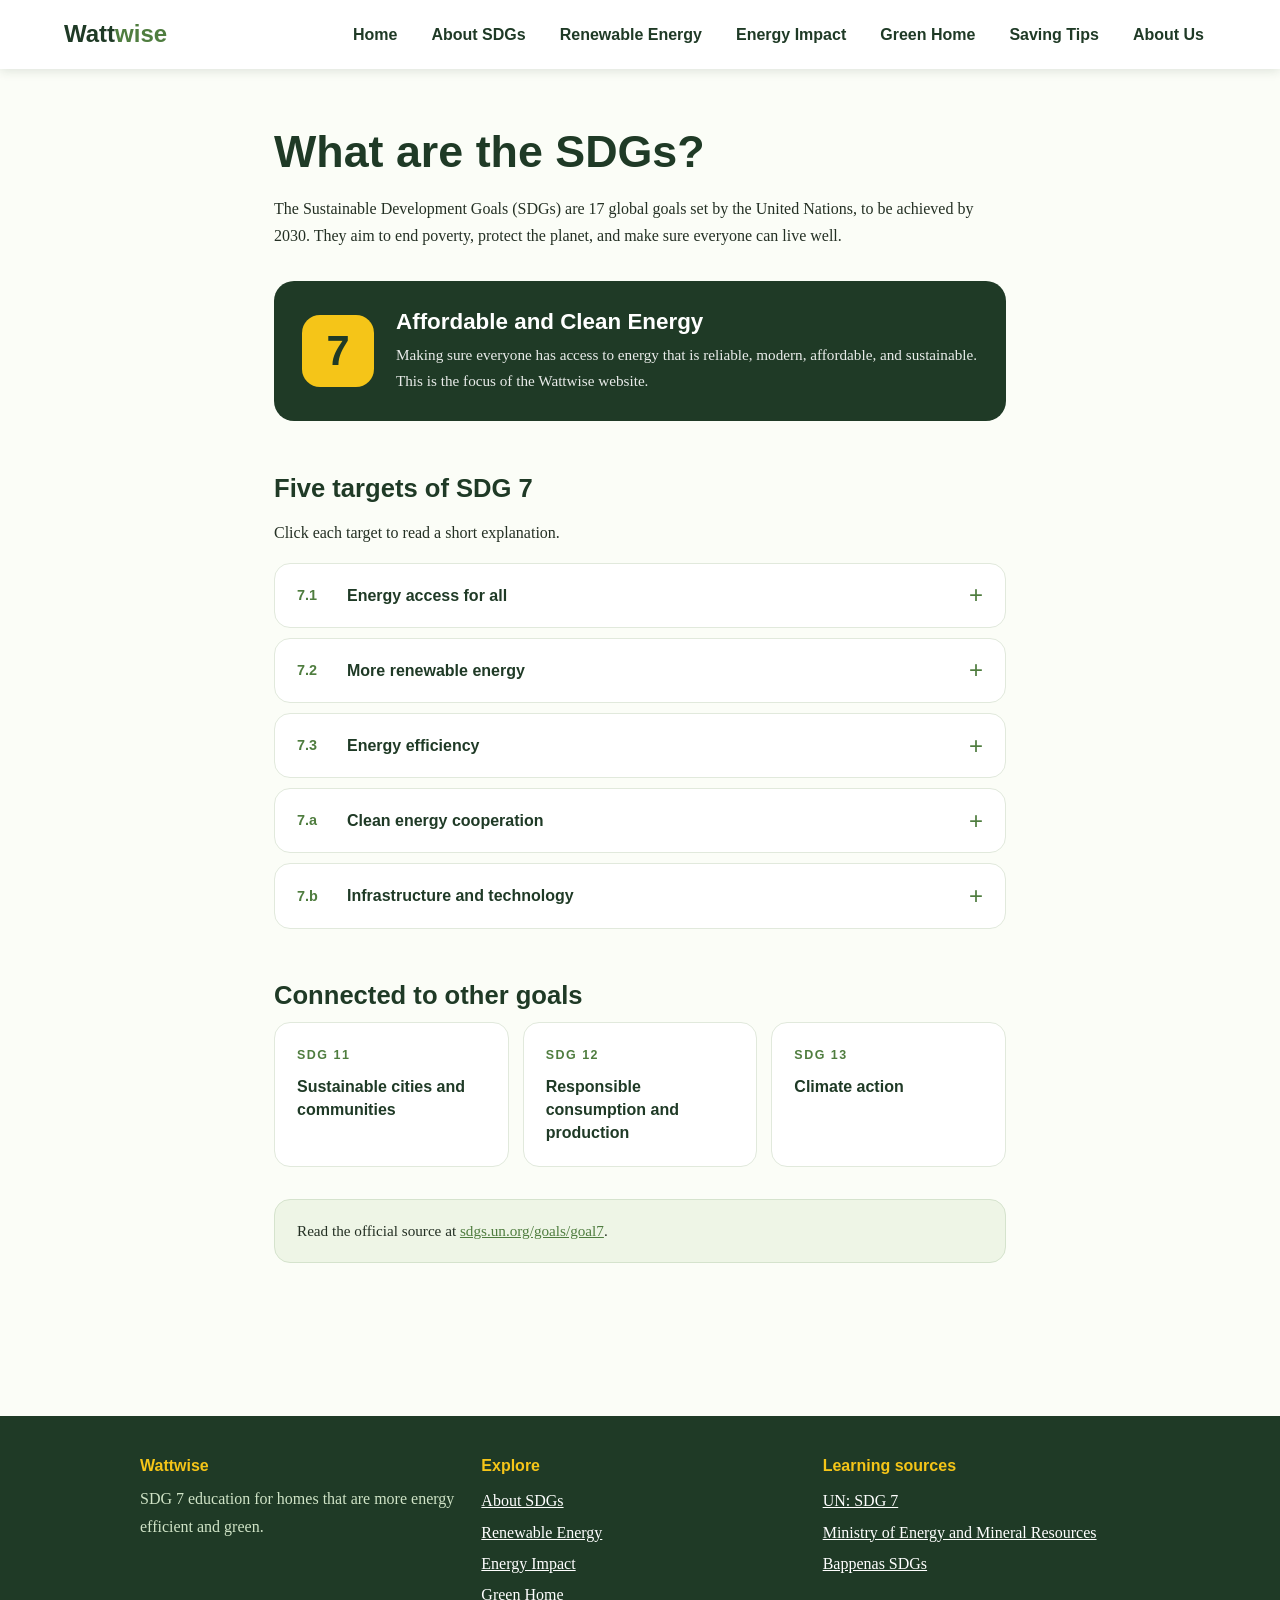
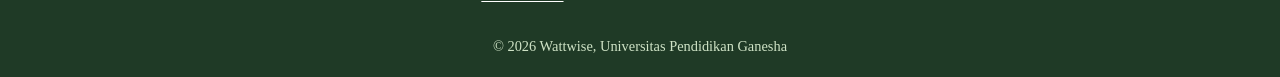
<file: html/tentang-sdg.html>
<!doctype html>
<html lang="en">
  <head>
    <meta charset="UTF-8" />
    <meta name="viewport" content="width=device-width, initial-scale=1" />
    <title>About SDGs | Wattwise</title>
    <link rel="stylesheet" href="../css/global.css" />
    <link rel="stylesheet" href="../css/sdg.css" />
  </head>
  <body>
    <header class="nav">
      <a class="logo" href="../index.html">Watt<span>wise</span></a>
      <input type="checkbox" id="mn" aria-label="Open menu" />
      <label for="mn" class="burger">☰ Menu</label>
      <nav>
        <a href="../index.html">Home</a>
        <a href="tentang-sdg.html">About SDGs</a>
        <a href="energi-terbarukan.html">Renewable Energy</a>
        <a href="dampak.html">Energy Impact</a>
        <a href="rumah-hijau.html">Green Home</a>
        <a href="tips.html">Saving Tips</a>
        <a href="about-us.html">About Us</a>
      </nav>
    </header>
    <main>
      <section>
        <h1>What are the SDGs?</h1>
        <p>
          The Sustainable Development Goals (SDGs) are 17 global goals set by
          the United Nations, to be achieved by 2030. They aim to end poverty,
          protect the planet, and make sure everyone can live well.
        </p>
        <div class="fokus">
          <div class="badge">7</div>
          <div>
            <h2>Affordable and Clean Energy</h2>
            <p>
              Making sure everyone has access to energy that is reliable,
              modern, affordable, and sustainable. This is the focus of the
              Wattwise website.
            </p>
          </div>
        </div>
        <h2>Five targets of SDG 7</h2>
        <p>Click each target to read a short explanation.</p>
        <details>
          <summary><b>7.1</b> Energy access for all</summary>
          <p>
            Everyone, including people in remote areas, can get electricity and
            clean cooking fuel at an affordable price.
          </p>
        </details>
        <details>
          <summary><b>7.2</b> More renewable energy</summary>
          <p>
            A growing share of electricity comes from solar, water, wind, and
            geothermal sources. See examples on the
            <a href="energi-terbarukan.html">renewable energy page</a>.
          </p>
        </details>
        <details>
          <summary><b>7.3</b> Energy efficiency</summary>
          <p>
            Appliances and buildings use less energy to do the same job. At
            home, this means choosing efficient appliances and changing daily
            habits.
          </p>
        </details>
        <details>
          <summary><b>7.a</b> Clean energy cooperation</summary>
          <p>
            Countries work together on research, technology, and investment in
            clean energy.
          </p>
        </details>
        <details>
          <summary><b>7.b</b> Infrastructure and technology</summary>
          <p>
            Building networks and technology so that modern energy reaches
            developing countries.
          </p>
        </details>
        <h2>Connected to other goals</h2>
        <div class="rel">
          <div>
            <b>SDG 11</b>
            <p>Sustainable cities and communities</p>
          </div>
          <div>
            <b>SDG 12</b>
            <p>Responsible consumption and production</p>
          </div>
          <div>
            <b>SDG 13</b>
            <p>Climate action</p>
          </div>
        </div>
        <p class="sdg-note">
          Read the official source at
          <a
            href="https://sdgs.un.org/goals/goal7"
            target="_blank"
            rel="noopener"
            >sdgs.un.org/goals/goal7</a
          >.
        </p>
      </section>
    </main>
    <footer>
      <div class="fgrid">
        <div>
          <strong>Wattwise</strong>
          <p>SDG 7 education for homes that are more energy efficient and green.</p>
        </div>
        <div>
          <strong>Explore</strong>
          <a href="tentang-sdg.html">About SDGs</a>
          <a href="energi-terbarukan.html">Renewable Energy</a>
          <a href="dampak.html">Energy Impact</a>
          <a href="rumah-hijau.html">Green Home</a>
        </div>
        <div>
          <strong>Learning sources</strong>
          <a
            href="https://sdgs.un.org/goals/goal7"
            target="_blank"
            rel="noopener"
            >UN: SDG 7</a
          >
          <a href="https://www.esdm.go.id" target="_blank" rel="noopener"
            >Ministry of Energy and Mineral Resources</a
          >
          <a href="https://sdgs.bappenas.go.id" target="_blank" rel="noopener"
            >Bappenas SDGs</a
          >
        </div>
      </div>
      <p class="copy">© 2026 Wattwise, Universitas Pendidikan Ganesha</p>
    </footer>
  </body>
</html>
</file>
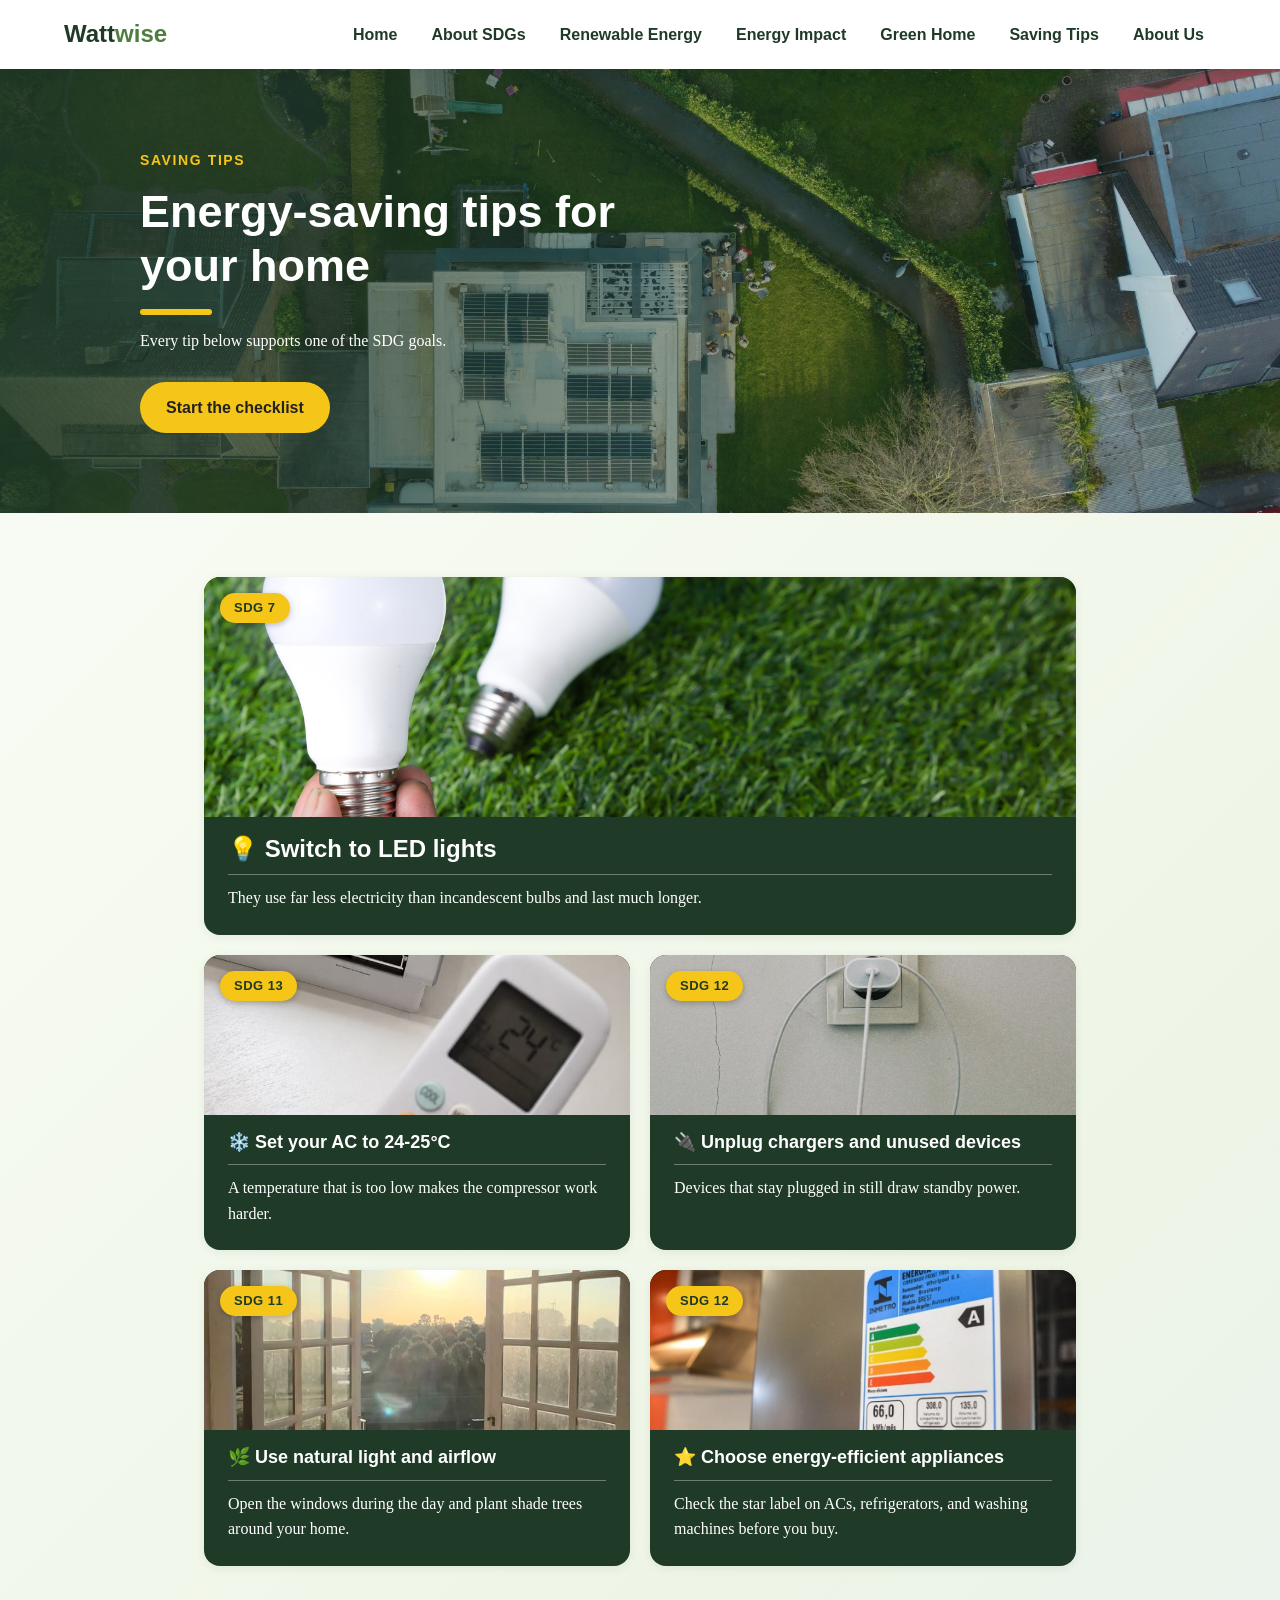
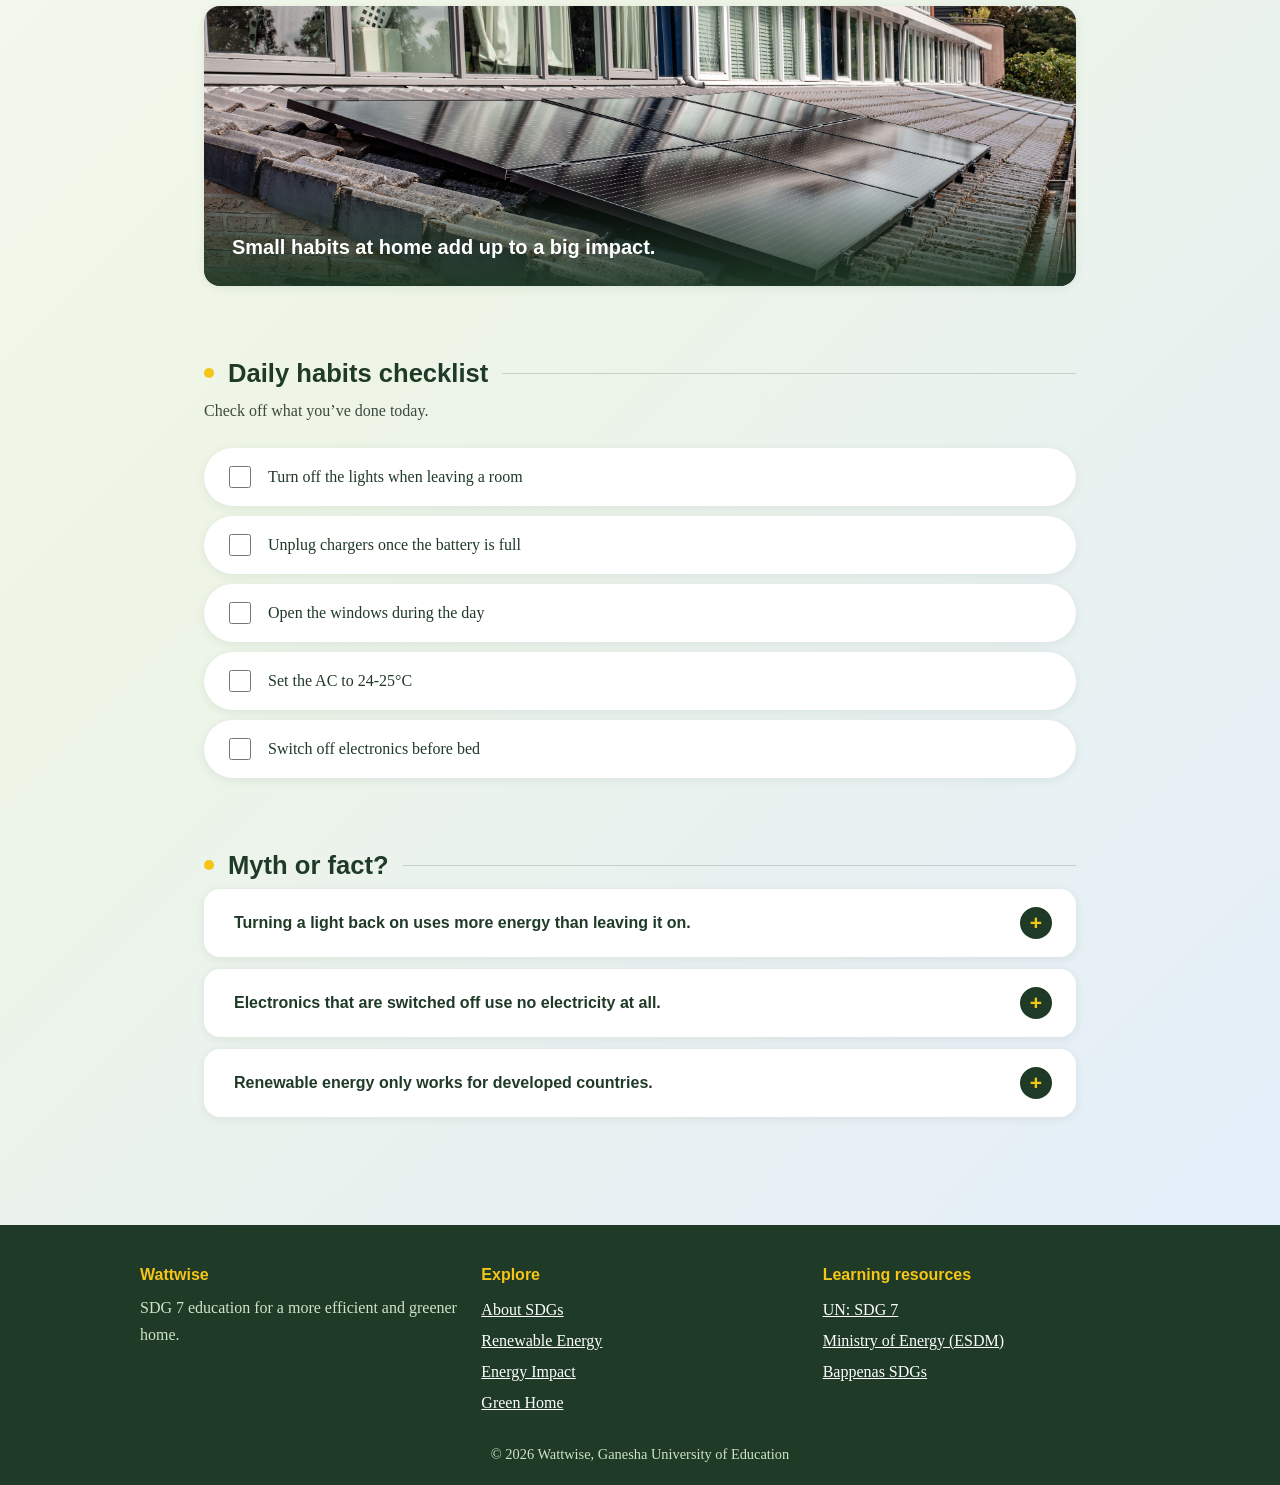
<file: html/tips.html>
<!DOCTYPE html>
<html lang="en">

<head>
  <meta charset="UTF-8">
  <meta name="viewport" content="width=device-width, initial-scale=1">
  <title>Saving Tips | Wattwise</title>

  <link rel="stylesheet" href="../css/global.css">
  <link rel="stylesheet" href="../css/tips.css">
</head>

<body>

  <!-- 1-NAVBAR -->
  <header class="nav">
    <a class="logo" href="../index.html">Watt<span>wise</span></a>

    <input type="checkbox" id="mn" aria-label="Open menu">
    <label for="mn" class="burger">☰ Menu</label>

    <nav>
      <a href="../index.html">Home</a>
      <a href="tentang-sdg.html">About SDGs</a>
      <a href="energi-terbarukan.html">Renewable Energy</a>
      <a href="dampak.html">Energy Impact</a>
      <a href="rumah-hijau.html">Green Home</a>
      <a href="tips.html">Saving Tips</a>
      <a href="about-us.html">About Us</a>
    </nav>  
  </header>


  <!-- 2.MAIN CONTENT -->
  <main>

    <!-- 2.1-HERO -->
    <div class="tips-hero">
      <div class="tips-hero-content">
        <span class="tips-hero-label">Saving Tips</span>
        <h1>Energy-saving tips for your home</h1>
        <p>Every tip below supports one of the SDG goals.</p>
        <a class="btn" href="#checklist">Start the checklist</a>
      </div>
    </div>

    <section>

      <!-- 2.2-Tips list -->
      <div class="tips-list">

        <article>
          <img class="tips-card-img" src="../img/LED.jpg" alt="LED">
          <h3>💡 Switch to LED lights</h3>
          <hr>
          <p>They use far less electricity than incandescent bulbs and last much longer.</p>
          <span class="sdg-tag">SDG 7</span>
        </article>

        <article>
          <img class="tips-card-img" src="../img/ac remote.png" alt="Air conditioner remote">
          <h3>❄️ Set your AC to 24-25°C</h3>
          <hr>
          <p>A temperature that is too low makes the compressor work harder.</p>
          <span class="sdg-tag">SDG 13</span>
        </article>

        <article>
          <img class="tips-card-img" src="../img/phone charger.jpg" alt="phone charger">
          <h3>🔌 Unplug chargers and unused devices</h3>
          <hr>
          <p>Devices that stay plugged in still draw standby power.</p>
          <span class="sdg-tag">SDG 12</span>
        </article>

        <article>
          <img class="tips-card-img" src="../img/sunlight.jpg" alt="sunlight">
          <h3>🌿 Use natural light and airflow</h3>
          <hr>
          <p>Open the windows during the day and plant shade trees around your home.</p>
          <span class="sdg-tag">SDG 11</span>
        </article>

        <article>
          <img class="tips-card-img" src="../img/energy star.jpg" alt="energy star">
          <h3>⭐ Choose energy-efficient appliances</h3>
          <hr>
          <p>Check the star label on ACs, refrigerators, and washing machines before you buy.</p>
          <span class="sdg-tag">SDG 12</span>
        </article>

      </div>


      <!-- 2.3-Wide photo banner -->
      <figure class="tips-banner">
        <img src="../img/solar panel.jpg" alt="solar panel">
        <figcaption>Small habits at home add up to a big impact.</figcaption>
      </figure>


      <!-- 2.4-Daily habits checklist -->
      <h2 id="checklist">Daily habits checklist</h2>
      <p>Check off what you’ve done today.</p>

      <ul class="habit-checklist">
        <li>
          <label>
            <input type="checkbox">
            <span>Turn off the lights when leaving a room</span>
          </label>
        </li>
        <li>
          <label>
            <input type="checkbox">
            <span>Unplug chargers once the battery is full</span>
          </label>
        </li>
        <li>
          <label>
            <input type="checkbox">
            <span>Open the windows during the day</span>
          </label>
        </li>
        <li>
          <label>
            <input type="checkbox">
            <span>Set the AC to 24-25°C</span>
          </label>
        </li>
        <li>
          <label>
            <input type="checkbox">
            <span>Switch off electronics before bed</span>
          </label>
        </li>
      </ul>


      <!-- 2.5-Myth or fact -->
      <h2>Myth or fact?</h2>

      <details>
        <summary>Turning a light back on uses more energy than leaving it on.</summary>
        <p><b>Myth.</b> For both LED and incandescent bulbs, switching the light off when you're not using it still saves energy.</p>
      </details>

      <details>
        <summary>Electronics that are switched off use no electricity at all.</summary>
        <p><b>Myth.</b> Many devices keep drawing standby power as long as they stay plugged in.</p>
      </details>

      <details>
        <summary>Renewable energy only works for developed countries.</summary>
        <p><b>Myth.</b> Solar panels and micro-hydro are already used in many villages to reach areas that are hard to connect to the grid.</p>
      </details>

    </section>
  </main>


  <!-- 3-FOOTER -->
  <footer>
    <div class="fgrid">

      <div>
        <strong>Wattwise</strong>
        <p>SDG 7 education for a more efficient and greener home.</p>
      </div>

      <div>
        <strong>Explore</strong>
        <a href="tentang-sdg.html">About SDGs</a>
        <a href="energi-terbarukan.html">Renewable Energy</a>
        <a href="dampak.html">Energy Impact</a>
        <a href="rumah-hijau.html">Green Home</a>
      </div>

      <div>
        <strong>Learning resources</strong>
        <a href="https://sdgs.un.org/goals/goal7" target="_blank" rel="noopener">UN: SDG 7</a>
        <a href="https://www.esdm.go.id" target="_blank" rel="noopener">Ministry of Energy (ESDM)</a>
        <a href="https://sdgs.bappenas.go.id" target="_blank" rel="noopener">Bappenas SDGs</a>
      </div>

    </div>

    <p class="copy">© 2026 Wattwise, Ganesha University of Education</p>
  </footer>

</body>
</html>
</file>
<file: css/global.css>
:root {
  --g: #4f7d3f;
  --d: #1f3a26;
  --y: #f5c518;
  --l: #eef5e6;
  --c: #fbfdf7;
}
* {
  box-sizing: border-box;
}
body {
  margin: 0;
  font-family: Georgia, serif;
  color: #243024;
  background: var(--c);
  line-height: 1.7;
}
img,
svg {
  max-width: 100%;
  height: auto;
}
h1,
h2,
h3,
.logo,
nav a,
.btn,
.burger,
summary {
  font-family: "Trebuchet MS", sans-serif;
}
h1,
h2,
h3 {
  color: var(--d);
  line-height: 1.2;
}
h1 {
  font-size: 2.3rem;
}
h2 {
  font-size: 1.6rem;
  margin-top: 2em;
}
a {
  color: var(--g);
}
.nav {
  display: flex;
  justify-content: space-between;
  align-items: center;
  flex-wrap: wrap;
  gap: 8px;
  padding: 14px 5%;
  background: #fff;
  position: sticky;
  top: 0;
  z-index: 100;
  box-shadow: 0 2px 10px #1f3a2622;
}
.logo {
  font-weight: 800;
  font-size: 1.5rem;
  color: var(--d);
  text-decoration: none;
}
.logo span {
  color: var(--g);
}
nav a {
  margin-left: 6px;
  padding: 8px 12px;
  border-radius: 20px;
  color: var(--d);
  text-decoration: none;
  font-weight: 600;
}
nav a:hover {
  background: var(--l);
}
#mn,
.burger {
  display: none;
}
.burger {
  cursor: pointer;
  font-weight: 700;
  color: var(--d);
  padding: 8px 14px;
  border: 2px solid var(--g);
  border-radius: 8px;
}
section {
  padding: 48px 5%;
  max-width: 1000px;
  margin: auto;
}
.btn {
  display: inline-block;
  background: var(--y);
  color: #222;
  padding: 12px 26px;
  border: 0;
  border-radius: 30px;
  font-size: 1rem;
  font-weight: 700;
  text-decoration: none;
  cursor: pointer;
  transition:
    transform 0.15s,
    box-shadow 0.15s;
}
.btn:hover {
  transform: translateY(-2px);
  box-shadow: 0 6px 14px #f5c51888;
}
.btn.alt {
  background: #fff;
  border: 2px solid var(--g);
  color: var(--d);
}
.note {
  background: var(--l);
  border-left: 4px solid var(--g);
  padding: 10px 14px;
  border-radius: 0 8px 8px 0;
}
details {
  background: #fff;
  border: 2px solid var(--l);
  border-radius: 12px;
  margin: 10px 0;
  padding: 4px 16px;
}
details[open] {
  border-color: var(--g);
}
summary {
  cursor: pointer;
  padding: 10px 0;
  font-weight: 600;
  color: var(--d);
}
summary b {
  color: var(--g);
  margin-right: 8px;
}
.ico {
  font-size: 2rem;
  display: block;
}
footer {
  background: var(--d);
  color: #fff;
  padding: 36px 5% 18px;
  margin-top: 50px;
}
.fgrid {
  display: grid;
  grid-template-columns: repeat(auto-fit, minmax(200px, 1fr));
  gap: 24px;
  max-width: 1000px;
  margin: auto;
}
footer strong {
  display: block;
  margin-bottom: 6px;
  color: var(--y);
  font-family: "Trebuchet MS", sans-serif;
}
footer p {
  margin: 0;
  color: #cfe3c6;
}
footer a {
  display: block;
  color: #fff;
  padding: 2px 0;
}
.copy {
  text-align: center;
  margin-top: 24px !important;
  font-size: 0.9rem;
}
a:focus-visible,
button:focus-visible,
input:focus-visible,
summary:focus-visible,
.burger:focus-visible {
  outline: 3px solid var(--y);
  outline-offset: 2px;
}
@media (max-width: 860px) {
  .burger {
    display: inline-block;
  }
  .nav nav {
    display: none;
    width: 100%;
    order: 3;
  }
  #mn:checked ~ nav {
    display: block;
  }
  nav a {
    display: block;
    margin: 0;
    padding: 12px 0;
    border-radius: 0;
    border-top: 1px solid #dbe6d4;
  }
  section {
    padding: 32px 5%;
  }
  h1 {
    font-size: 1.8rem;
  }
}
</file>
<file: css/home.css>
/* ===== Page background ===== */
body {
  background:
    radial-gradient(
      circle at 10% 15%,
      rgba(207, 227, 198, 0.8),
      transparent 45%
    ),
    radial-gradient(
      circle at 92% 12%,
      rgba(245, 197, 24, 0.2),
      transparent 40%
    ),
    radial-gradient(
      circle at 85% 85%,
      rgba(168, 208, 255, 0.35),
      transparent 45%
    ),
    #fbfdf7;
  background-attachment: fixed;
}

/* ===== Hero ===== */
.hero {
  display: flex;
  align-items: center;
  min-height: 520px;
  max-width: none;
  margin: 0;
  padding: 110px max(5%, calc((100vw - 1000px) / 2));
  background:
    linear-gradient(
      90deg,
      #1f3a26eb 0%,
      rgba(31, 58, 38, 0.75) 45%,
      rgba(31, 58, 38, 0.1) 100%
    ),
    url("../img/background.jpg") center / cover no-repeat;
}

.ht {
  max-width: 560px;
}

.hero h1 {
  font-size: 2.8rem;
  color: #fff;
}

.hero p {
  color: #e8f3e0;
}

.hero .btn.alt {
  background: transparent;
  border-color: #fff;
  color: #fff;
}

.start {
  justify-content: flex-start !important;
}

/* ===== How it works ===== */
.why {
  display: grid;
  grid-template-columns: 1fr 1.3fr;
  gap: 40px;
  align-items: center;
  max-width: none;
  padding: 72px max(5%, calc((100vw - 1200px) / 2));
}

.why-text {
  text-align: left;
}

.label {
  display: inline-block;
  margin-bottom: 8px;
  color: var(--g);
  font:
    700 0.9rem "Trebuchet MS",
    sans-serif;
}

.why-text h2 {
  margin: 0 0 12px;
  font-size: 2rem;
}

.why-text p {
  margin: 0;
}

.steps {
  list-style: none;
  margin: 0;
  padding: 0;
  display: grid;
  grid-template-columns: 1fr;
  gap: 16px;
}

.steps li {
  display: grid;
  grid-template-columns: 48px 1fr;
  column-gap: 14px;
  align-items: center;
  align-content: start;
  background: #fff;
  border-radius: 14px;
  padding: 22px;
  box-shadow: 0 2px 12px rgba(31, 58, 38, 0.1);
}

.steps .vector {
  width: 48px;
  height: 48px;
  margin: 0;
}

.steps h3 {
  margin: 0;
}

.steps p {
  grid-column: 1 / -1;
  margin: 12px 0 0;
}

/* ===== Why is it important? (cards) ===== */
.important {
  max-width: none;
  padding: 64px 4%;
}

.important h2 {
  margin: 0 0 24px;
  font-size: 2rem;
  text-align: center;
}

.grid {
  display: grid;
  grid-template-columns: repeat(3, 1fr);
  gap: 20px;
}

.card {
  background: #1f3a26eb;
  border-radius: 16px;
  padding: 12px;
  text-align: left;
  transition: transform 0.2s;
}

.card:hover {
  transform: translateY(-4px);
}

.foto {
  width: 100%;
  height: 260px;
  object-fit: cover;
  object-position: center;
  border-radius: 12px;
  display: block;
  margin: 0;
}

.card-body {
  padding: 16px 10px 10px;
}

.chip {
  display: inline-block;
  padding: 2px 12px;
  border: 1px solid var(--y);
  border-radius: 20px;
  color: var(--y);
  font:
    600 0.8rem "Trebuchet MS",
    sans-serif;
}

.card h3 {
  margin: 12px 0 10px;
  padding-bottom: 10px;
  border-bottom: 1px solid rgba(255, 255, 255, 0.25);
  color: #fff;
  font-size: 1.25rem;
}

.card p {
  margin: 0;
  color: #d7e8cc;
  font-size: 0.95rem;
}

/* ===== Buttons row ===== */
.pilih {
  display: flex;
  gap: 12px;
  justify-content: center;
  flex-wrap: wrap;
}

/* ===== Responsive: tablet ===== */
@media (max-width: 960px) {
  .grid {
    grid-template-columns: repeat(2, 1fr);
  }
}

/* ===== Responsive: phone ===== */
@media (max-width: 700px) {
  .hero {
    min-height: 420px;
    padding: 70px 5%;
    background:
      linear-gradient(rgba(31, 58, 38, 0.8), rgba(31, 58, 38, 0.7)),
      url("../img/background.jpg") center / cover no-repeat;
  }

  .hero h1 {
    font-size: 2rem;
  }

  .why {
    grid-template-columns: 1fr;
    gap: 24px;
    padding: 48px 5%;
  }

  .important {
    padding: 48px 5%;
  }

  .grid {
    grid-template-columns: 1fr;
  }

  .foto {
    height: 220px;
  }
}

/* ===== Accessibility: reduce motion ===== */
@media (prefers-reduced-motion: reduce) {
  .card:hover,
  .btn:hover {
    transform: none;
  }
}
</file>
<file: css/about-us.css>
/* 1-PAGE */
main {
  background: linear-gradient(135deg, var(--c), var(--l));
}

footer {
  margin-top: 0;
}

main section {
  padding-top: 64px;
  padding-bottom: 80px;
}


/* 2-HEADINGS */
main h1 {
  margin: 0 0 32px;
}

/* 2.1-Yellow bar under the page title */
main h1::after {
  content: "";
  display: block;
  width: 72px;
  height: 6px;
  margin-top: 12px;
  border-radius: 6px;
  background: var(--y);
}

/* 2.2-Section headings (Wattwise mission, Image sources) */
main section > h2 {
  display: flex;
  align-items: center;
  gap: 14px;
  margin: 56px 0 8px;
}

main section > h2::before {
  content: "";
  width: 10px;
  height: 10px;
  flex-shrink: 0;
  border-radius: 50%;
  background: var(--y);
}

main section > h2::after {
  content: "";
  flex: 1;
  height: 1px;
  background: #1f3a262e;
}

/* 2.3-The last paragraph (Image sources) is shown as a white note card */
main section > p:last-child {
  padding: 16px 20px;
  border-left: 6px solid var(--g);
  border-radius: 0 16px 16px 0;
  background: #fff;
  box-shadow: 0 2px 10px #1f3a261a;
}

/* 3-MEMBER CARD */
/* 3.1-Background card, box shadow */
.profile-nadin,
.profile-febby,
.profile-nina,
.profile-denis {
  display: flex;
  align-items: center;
  gap: 24px;
  margin-bottom: 16px;
  padding: 24px;
  border-radius: 16px;
  background: #fff;
  box-shadow: 0 2px 10px #1f3a261a;
}

/* 3.2-Photo border, photo placeholder */
.profile-nadin .nadin-photo,
.profile-febby  .febby-photo,
.profile-nina .nina-photo,
.profile-denis .denis-photo {
  width: 120px;
  height: 120px;
  flex-shrink: 0;
  border: 4px solid var(--y);
  border-radius: 50%;
  overflow: hidden;
  background: var(--l);
  object-fit: cover;
}

/* 3.3-Photo transform */
.profile-nadin .nadin-photo img {
    width: 100%;
    height: 150%;
    object-fit: cover;
    transform: translate(4px, 0px) scale(1.1);
}

.profile-febby .febby-photo img {
    width: 100%;
    height: 150%;
    object-fit: cover;
    transform: translate(2px, -30px) scale(1.1);
}

.profile-nina .nina-photo img {
    width: 120%;
    height: 120%;
    object-fit: cover;
    transform: translate(2px, 10px) scale(1.3);
}

.profile-denis .denis-photo img {
    width: 120%;
    height: 120%;
    object-fit: cover;
    transform: translate(0, 20px) scale(1.3);
}

/* 3.4-Text on the right */
.profile-nadin h2,
.profile-febby h2,
.profile-nina h2,
.profile-denis h2 {
  margin: 0 0 4px;
  font-size: 1.4rem;
}

.profile-nadin h3,
.profile-febby h3,
.profile-nina h3,
.profile-denis h3 {
  margin: 0 0 8px;
  font-size: 1rem;
  font-weight: 600;
  color: var(--g);
}

.profile-nadin p,
.profile-febby p,
.profile-nina p,
.profile-denis p {
  margin: 0;
}


/* 4-RESPONSIVE */
@media (max-width: 600px) {
  main section {
    padding-top: 40px;
    padding-bottom: 56px;
  }

  /* 4.1-Photo on top, text below */
  .profile-nadin,
  .profile-febby,
  .profile-nina,
  .profile-denis {
    flex-direction: column;
    text-align: center;
  }
}
</file>
<file: css/dampak.css>
.alur{list-style:none;padding:0;display:grid;gap:10px;counter-reset:a}
.alur li{counter-increment:a;position:relative;background:var(--l);border-left:6px solid var(--y);border-radius:10px;padding:14px 16px 14px 56px}
.alur li::before{content:counter(a);position:absolute;left:14px;top:12px;width:30px;height:30px;border-radius:50%;background:var(--g);color:#fff;display:grid;place-items:center;font:700 1rem "Trebuchet MS",sans-serif}
.alur li:not(:last-child)::after{content:"↓";position:absolute;left:21px;bottom:-26px;color:var(--g);font-weight:800}
.untung{display:grid;grid-template-columns:repeat(auto-fit,minmax(220px,1fr));gap:14px}
.untung div{background:var(--l);border-top:5px solid var(--g);border-radius:10px;padding:14px 18px}
.untung h3{margin:0 0 4px}

.tabel-wrap{overflow-x:auto}
.tabel{width:100%;border-collapse:collapse;margin:1rem 0}
.tabel th,.tabel td{padding:.7rem .9rem;text-align:left;border-bottom:1px solid rgba(128,128,128,.3)}
.tabel th{font-weight:700}

body{
  background:
    radial-gradient(circle at 8% 10%, rgba(207,227,198,.55), transparent 32%),
    radial-gradient(circle at 94% 8%, rgba(245,197,24,.12), transparent 30%),
    radial-gradient(circle at 90% 90%, rgba(168,208,255,.22), transparent 32%),
    #fbfdf7;
  background-attachment:fixed;
}

.dampak-split{
  display:grid;
  grid-template-columns:1.5fr 1fr;
  gap:2rem;
  align-items:center;
  margin:4rem 0 2rem;
}
.dampak-split > *{min-width:0}

.dampak-teks h2{
  margin: 0 0 20px 0px;
  font-size:clamp(1.3rem,2.3vw,1.9rem);
  white-space:nowrap;
}
.dampak-teks ul{margin-top:0;margin-bottom:0}
.dampak-teks li:last-child{margin-bottom:0}

.foto-grid{
  display:grid;
  grid-template-columns:2fr 1fr;
  grid-template-rows:1fr 1fr;
  gap:.5rem;
  height:260px;
  width:100%;
  max-width:380px;
  justify-self:end;
}
.foto-grid figure{
  position:relative;
  margin:0;
  overflow:hidden;
  border-radius:12px;
  background:#e3f3dc;
}
.foto-grid img{
  position:absolute;
  inset:0;
  width:100%;
  height:100%;
  object-fit:cover;
  display:block;
}
.foto-grid .besar{grid-row:1 / 3}

@media (max-width:800px){
  .dampak-split{grid-template-columns:1fr;margin-top:2.5rem}
  .dampak-teks h2{white-space:normal}
  .foto-grid{height:240px;max-width:none;justify-self:stretch}
}
</file>
<file: css/renewable.css>
/* ==========================================================
   renewable.css
   Styles only for the Renewable Energy page.
   global.css loads first (colors, fonts, nav, footer), so this
   file only adds or overrides what is specific to this page.
   Colors come from variables defined in global.css:
   --d dark green, --g green, --y yellow, --l light green, --c cream
   ========================================================== */


/* ---------- Page background ---------- */

/* Gradient background on <main>.
   135deg = diagonal direction (top-left to bottom-right).
   The numbers (0%, 55%, 100%) are where each color sits along the line. */
main {
  background: linear-gradient(135deg, var(--c) 0%, var(--l) 55%, #e4eefa 100%);
}

/* global.css puts a 50px gap above the footer.
   Setting it to 0 makes the gradient touch the footer. */
footer {
  margin-top: 0;
}

/* global.css already sets max-width, centering and side padding for <section>.
   Only the top and bottom padding are changed here. */
main section {
  padding-top: 64px;
  padding-bottom: 96px;
}


/* ---------- Page title ---------- */

/* Title size in rem (1rem = 16px, so 2.8rem is about 45px).
   margin: 0 0 12px = top 0, sides 0, bottom 12px. */
main h1 {
  margin: 0 0 12px;
  font-size: 2.8rem;
}

/* The yellow bar under the title.
   ::after creates an extra element after the h1 text, without extra HTML.
   content: "" is required, otherwise ::after does not appear.
   display: block makes it a box so width and height work. */
main h1::after {
  content: "";
  display: block;
  width: 72px;
  height: 6px;
  margin-top: 16px;
  border-radius: 6px;
  background: var(--y);
}


/* ---------- Hero (header with photo) ---------- */

.re-hero {
  /* A custom variable that stores the photo path.
     To change the photo, only edit this line. */
  --re-hero-image: url("../img/renewable-hero.jpg");

  /* display: flex + align-items: center = content centered vertically */
  display: flex;
  align-items: center;
  min-height: 420px;
  padding: 80px 0;

  /* Three background layers, the first one is drawn on top:
     1) dark green gradient (dark on the left so white text is readable)
     2) the photo: center / cover = centered and fills the area, no-repeat
     3) solid dark green, shown if the photo fails to load */
  background:
    linear-gradient(
      90deg,
      rgba(31, 58, 38, 0.88) 0%,
      rgba(31, 58, 38, 0.55) 50%,
      rgba(31, 58, 38, 0.15) 100%
    ),
    var(--re-hero-image) center / cover no-repeat,
    var(--d);
}

/* Wrapper for the hero text.
   Same max-width and side padding as <section>, so the hero text
   lines up with the cards below.
   margin: 0 auto = centered horizontally. */
.re-hero-content {
  width: 100%;
  max-width: 1000px;
  margin: 0 auto;
  padding: 0 5%;
}

/* Small yellow label above the title ("SDG 7 · Target 7.2").
   <span> is inline by default, display: block lets it have a bottom margin. */
.re-hero-label {
  display: block;
  margin-bottom: 12px;
  font-family: "Trebuchet MS", sans-serif;
  font-size: 14px;
  font-weight: 700;
  letter-spacing: 1.6px;   /* space between letters */
  text-transform: uppercase;
  color: var(--y);
}

/* White text because the hero background is dark.
   max-width keeps the lines short and easy to read. */
.re-hero h1 {
  max-width: 560px;
  color: #fff;
}

.re-hero p {
  max-width: 480px;
  margin: 0;
  color: #fff;
}


/* ---------- Cards ---------- */

/* The grid that holds all the cards.
   repeat(3, 1fr) = 3 equal columns. gap = space between cards.
   --re-card-padding is a variable used in several places below,
   so the value only has to be changed once. */
.src {
  --re-card-padding: 24px;

  display: grid;
  grid-template-columns: repeat(3, 1fr);
  gap: 20px;
}

/* One card.
   flex + column = children (photo, title, text) stack vertically.
   gap = space between those children. */
.src article {
  /* position: relative lets the tag be positioned inside this card */
  position: relative;
  display: flex;
  flex-direction: column;
  gap: 10px;
  padding: var(--re-card-padding);
  /* overflow: hidden cuts the photo at the rounded corners */
  overflow: hidden;
  border-radius: 16px;
  background: var(--d);
  box-shadow: 0 2px 10px rgba(31, 58, 38, 0.08);
  /* animates the hover effect smoothly over 0.25 seconds */
  transition: transform 0.25s ease, box-shadow 0.25s ease;
}

/* Hover effect: the card lifts 4px up and the shadow gets bigger.
   translateY(-4px) = move up (negative = up). */
.src article:hover {
  transform: translateY(-4px);
  box-shadow: 0 10px 24px rgba(31, 58, 38, 0.16);
}

/* The first card (Solar) is wider: it takes 2 of the 3 columns. */
.src article:first-child {
  grid-column: span 2;
}

/* Card photo.
   The card has 24px padding, so the photo would normally have a gap
   around it. The trick to make it touch the card edges:
   - width: 100% + 48px (padding left + right) makes it wider
   - negative margin on top, left, right pulls it outward
   - max-width: none cancels the global rule img { max-width: 100% }
   object-fit: cover crops the photo to fill the box without stretching. */
.src-img {
  display: block;
  width: calc(100% + var(--re-card-padding) * 2);
  max-width: none;
  height: 160px;
  margin: calc(var(--re-card-padding) * -1) calc(var(--re-card-padding) * -1) 6px;
  object-fit: cover;
  background: var(--l);  /* shown while the photo is loading */
}

/* The Solar photo is taller because the card is bigger. */
.src article:first-child .src-img {
  height: 240px;
}

/* Card title. It is an <h2> (not h3) so the heading order is
   h1, h2 with no skipped level.
   margin: 0 cancels the margin-top: 2em that global.css gives to h2. */
.src h2 {
  margin: 0;
  font-size: 1.125rem;   /* 18px */
  line-height: 1.3;
  color: #fff;
}

.src article:first-child h2 {
  font-size: 1.5rem;     /* 24px */
}

/* The thin line between title and text.
   border: 0 removes the default 3D look, then only a top line is drawn. */
.src hr {
  margin: 0;
  border: 0;
  border-top: 1px solid rgba(255, 255, 255, 0.35);
}

/* Card text: white because the card background is dark green. */
.src p {
  margin: 0;
  color: #fff;
  line-height: 1.6;
}

/* The yellow tag ("Good for home rooftops").
   position: absolute takes it out of the normal flow and places it
   relative to the card (which has position: relative).
   top/left: 16px = 16px from the card's top-left corner,
   so it floats on top of the photo.
   border-radius: 999px makes the pill shape. */
.src-tag {
  position: absolute;
  top: 16px;
  left: 16px;
  padding: 4px 14px;
  border-radius: 999px;
  background: var(--y);
  box-shadow: 0 2px 6px rgba(0, 0, 0, 0.25);
  font-family: "Trebuchet MS", sans-serif;
  font-size: 13px;
  font-weight: 700;
  letter-spacing: 0.5px;
  color: var(--d);
}


/* ---------- Source note ---------- */

/* The box at the bottom with the esdm.go.id link.
   Own class (.re-note) so it does not mix with .note from global.css. */
.re-note {
  margin-top: 32px;
  padding: 18px 22px;
  border: 1px solid #d5e3cd;
  border-radius: 16px;
  background: #fff;
  font-size: 0.95rem;
}


/* ---------- Accessibility ---------- */

/* Some people turn on "reduce motion" in their device settings.
   For them the hover animation is switched off. */
@media (prefers-reduced-motion: reduce) {
  .src article {
    transition: none;
  }

  .src article:hover {
    transform: none;
  }
}


/* ---------- Responsive ---------- */

/* Tablet: screens up to 960px wide.
   Smaller title, cards in 2 columns instead of 3. */
@media (max-width: 960px) {
  main h1 {
    font-size: 2.2rem;
  }

  .src {
    grid-template-columns: repeat(2, 1fr);
  }
}

/* Phone: screens up to 700px wide.
   Smaller title and spacing, cards in 1 column. */
@media (max-width: 700px) {
  main h1 {
    font-size: 1.8rem;
  }

  main section {
    padding-top: 40px;
    padding-bottom: 72px;
  }

  .re-hero {
    min-height: 340px;
    padding: 56px 0;
  }

  .src {
    grid-template-columns: 1fr;
  }

  /* With only 1 column, "span 2" would break the layout,
     so the Solar card goes back to normal width. */
  .src article:first-child {
    grid-column: auto;
  }

  .src-img,
  .src article:first-child .src-img {
    height: 180px;
  }
}
</file>
<file: css/rumah.css>
.ide{display:grid;grid-template-columns:repeat(auto-fit,minmax(260px,1fr));gap:16px;margin:20px 0}
.ide article{background:var(--l);border-top:5px solid var(--y);border-radius:12px;padding:18px;display:flex;flex-direction:column;gap:4px}
.ide h3{margin:0}
.ide p{margin:0 0 8px}
.ide .tag{align-self:flex-start;margin-top:auto;background:#fff;color:var(--g);padding:3px 12px;border-radius:14px;font:700 .9rem "Trebuchet MS",sans-serif}

body{
  background:
    radial-gradient(circle at 8% 10%, rgba(207,227,198,.55), transparent 32%),
    radial-gradient(circle at 94% 8%, rgba(245,197,24,.12), transparent 30%),
    radial-gradient(circle at 90% 90%, rgba(168,208,255,.22), transparent 32%),
    #fbfdf7;
  background-attachment:fixed;
}

.tabel-wrap{overflow-x:auto}
.tabel{width:100%;border-collapse:collapse;margin:1rem 0}
.tabel th,.tabel td{padding:.7rem .9rem;text-align:center;border-bottom:1px solid rgba(128,128,128,.3)}
.tabel th{font-weight:700}
.tabel td:first-child,.tabel th:first-child{text-align:left}

.note{margin:1rem 0;padding:.8rem 1rem;border-left:4px solid #5a8f3c;background:#eef5e6;border-radius:8px}

.untung{display:grid;grid-template-columns:repeat(auto-fit,minmax(220px,1fr));gap:14px}
.untung div{background:var(--l);border-top:5px solid var(--y);border-radius:10px;padding:14px 18px}
.untung h3{margin:0 0 4px}
</file>
<file: css/sdg.css>
/* ==========================================================
   sdg.css
   Styles only for the "About SDGs" page.
   global.css loads first, so this file only adds or overrides
   what is specific to this page.
   Colors come from variables defined in global.css:
   --d dark green, --g green, --y yellow, --l light green
   ========================================================== */


/* ---------- Layout and titles ---------- */

/* A narrower column (860px instead of the global 1000px) because this
   page is mostly text, and shorter lines are easier to read.
   Centering (margin: auto) and the 5% side padding still come from
   global.css, so only top and bottom padding are set here. */
main section {
  max-width: 860px;
  padding-top: 56px;
  padding-bottom: 88px;
}

/* Page title. rem units: 1rem = 16px, so 2.8rem is about 45px.
   Same sizes as renewable.css and home.css, so all pages match. */
main h1 {
  margin: 0 0 16px;
  font-size: 2.8rem;
}

/* global.css gives every h2 a top margin of 2em.
   Only the bottom margin is changed here. */
main h2 {
  margin-bottom: 12px;
}


/* ---------- SDG 7 focus box ---------- */

/* The dark green box with the yellow "7" badge and the text.
   display: flex = badge and text sit side by side.
   align-items: center = both are centered vertically.
   gap = space between them. */
.fokus {
  display: flex;
  gap: 22px;
  align-items: center;
  margin: 32px 0;
  padding: 28px;
  border-radius: 20px;
  background: var(--d);
}

/* Text inside the box is white because the background is dark.
   margin: 0 0 6px cancels the h2 top margin from global.css. */
.fokus h2 {
  margin: 0 0 6px;
  font-size: 1.4rem;
  color: #fff;
}

.fokus p {
  margin: 0;
  font-size: 0.95rem;
  color: #fff;
  opacity: 0.9;   /* slightly see-through so it looks softer than the title */
}

/* The yellow square with the number 7.
   flex: none = the badge never shrinks when the text is long.
   display: grid + place-items: center = the number is centered
   both horizontally and vertically.
   font shorthand: weight 800, size 2.6rem, font family. */
.badge {
  flex: none;
  display: grid;
  place-items: center;
  width: 72px;
  height: 72px;
  border-radius: 18px;
  background: var(--y);
  color: var(--d);
  font: 800 2.6rem "Trebuchet MS", sans-serif;
}


/* ---------- Target list (click to open) ---------- */

/* <details> is the expandable box. global.css already gives it a
   background, border and padding. Here the look is changed:
   padding: 0 because spacing is moved to <summary> and <p> below.
   overflow: hidden keeps the content inside the rounded corners.
   transition animates the border and shadow changes. */
details {
  padding: 0;
  border: 1px solid #e1e9dc;
  border-radius: 16px;
  overflow: hidden;
  transition: border-color 0.2s, box-shadow 0.2s;
}

/* Border turns green when the mouse is over the box. */
details:hover {
  border-color: var(--g);
}

/* [open] = the box is currently expanded. It gets a soft shadow. */
details[open] {
  box-shadow: 0 8px 24px rgba(31, 58, 38, 0.08);
}

/* <summary> is the clickable title row ("7.1 Energy access for all").
   Font, color and pointer cursor already come from global.css.
   display: flex lets the "+" sign be pushed to the far right.
   list-style: none hides the default triangle (Firefox, Chrome). */
summary {
  display: flex;
  align-items: center;
  gap: 14px;
  padding: 18px 22px;
  list-style: none;
}

/* Hides the default triangle in Safari. Both this line and
   list-style: none are needed so it works in all browsers. */
summary::-webkit-details-marker {
  display: none;
}

/* A custom "+" sign added after the title text.
   margin-left: auto pushes it all the way to the right. */
summary::after {
  content: "+";
  margin-left: auto;
  font-size: 1.5rem;
  font-weight: 400;
  line-height: 1;
  color: var(--g);
}

/* When the box is open, "+" changes to "−".
   "\2212" is the code for the minus sign. */
details[open] summary::after {
  content: "\2212";
}

/* The number label (7.1, 7.2, ...).
   min-width keeps all labels the same width so the titles line up.
   margin-right: 0 cancels the margin from global.css,
   because the space now comes from the gap in summary. */
summary b {
  min-width: 36px;
  margin-right: 0;
  font-size: 0.9rem;
}

/* The explanation text inside the box.
   padding: top 0, right 22px, bottom 20px, left 72px.
   72px = 22px (summary padding) + 36px (label width) + 14px (gap),
   so the text starts exactly under the title, not under the number. */
details p {
  margin: 0;
  padding: 0 22px 20px 72px;
}


/* ---------- Related goals cards ---------- */

/* repeat(auto-fit, minmax(200px, 1fr)) = as many columns as fit,
   each at least 200px wide. On small screens the cards wrap to
   the next row automatically, so no media query is needed. */
.rel {
  display: grid;
  grid-template-columns: repeat(auto-fit, minmax(200px, 1fr));
  gap: 14px;
}

/* One card. transition makes the hover effect smooth. */
.rel div {
  padding: 22px;
  border: 1px solid #e1e9dc;
  border-radius: 16px;
  background: #fff;
  transition: border-color 0.2s, transform 0.2s;
}

/* Hover: green border and the card moves 3px up. */
.rel div:hover {
  border-color: var(--g);
  transform: translateY(-3px);
}

/* The body font is Georgia (serif). These two use Trebuchet MS
   (sans-serif) so the labels look different from normal text. */
.rel b,
.rel p {
  font-family: "Trebuchet MS", sans-serif;
}

/* Small label ("SDG 11"). <b> is inline by default,
   display: block lets it have a bottom margin.
   letter-spacing + uppercase gives the label style. */
.rel b {
  display: block;
  margin-bottom: 8px;
  font-size: 0.78rem;
  letter-spacing: 0.12em;
  text-transform: uppercase;
  color: var(--g);
}

/* The goal name ("Climate action"). */
.rel p {
  margin: 0;
  font-weight: 600;
  line-height: 1.45;
  color: var(--d);
}


/* ---------- Source note ---------- */

/* The box at the bottom with the UN link.
   Own class (.sdg-note) so it does not mix with .note from global.css.
   The background is written here so it does not depend on global.css. */
.sdg-note {
  margin-top: 32px;
  padding: 18px 22px;
  border: 1px solid #d5e3cd;
  border-radius: 16px;
  background: var(--l);
  font-size: 0.95rem;
}


/* ---------- Accessibility ---------- */

/* For people who turn on "reduce motion" in their device settings,
   the hover animations are switched off. */
@media (prefers-reduced-motion: reduce) {
  details,
  .rel div {
    transition: none;
  }

  .rel div:hover {
    transform: none;
  }
}


/* ---------- Responsive ---------- */

/* Tablet: screens up to 960px wide. Only the title gets smaller. */
@media (max-width: 960px) {
  main h1 {
    font-size: 2.2rem;
  }
}

/* Phone: screens up to 700px wide. */
@media (max-width: 700px) {
  main h1 {
    font-size: 1.8rem;
  }

  main section {
    padding-top: 36px;
    padding-bottom: 64px;
  }

  /* Badge goes above the text instead of beside it.
     flex-direction: column = stack vertically. */
  .fokus {
    flex-direction: column;
    align-items: flex-start;
    padding: 24px;
  }

  /* The 72px left padding is too wide on a small screen,
     so the text starts at the normal left edge. */
  details p {
    padding-left: 22px;
  }
}
</file>
<file: css/tips.css>
/* 1-VARIABLES */
:root {
  /* 1.1-Aliases of global.css colors */
  --tips-green: var(--g);
  --tips-dark-green: var(--d);
  --tips-yellow: var(--y);
  --tips-light-green: var(--l);
  --tips-page-bg: var(--c);

  /* 1.2-Page-only colors */
  --tips-body-text: #3b4a3d;
  --tips-muted-text: #6b7d6b;
  --tips-sky-blue: #e4eefa;

  /* 1.3-Card settings */
  --tips-card-padding: 24px;
  --tips-card-radius: 16px;
  --tips-card-shadow: 0 2px 10px #1f3a2614;
  --tips-card-shadow-hover: 0 10px 24px #1f3a2629;
}

/* 2-PAGE BACKGROUND + CONTAINER */
main {
  background: linear-gradient(
    135deg,
    var(--tips-page-bg) 0%,
    var(--tips-light-green) 55%,
    var(--tips-sky-blue) 100%
  );
}

/* 2.1-Remove the gap between the gradient and the footer */
footer {
  margin-top: 0;
}

/* 2.2-global.css already sets width and side padding, only top/bottom here */
main section {
  padding-top: 64px;
  padding-bottom: 96px;
}

/* 3-HEADINGS */
/* Font sizes use rem (1rem = 16px): 2.8125rem = 45px */
main h1 {
  margin: 0 0 12px;
  font-size: 2.8125rem;
}

/* 3.1-Yellow accent bar under the page title */
main h1::after {
  content: "";
  display: block;
  width: 72px;
  height: 6px;
  margin-top: 16px;
  border-radius: 6px;
  background: var(--tips-yellow);
}

/* 3.2-Section headings: yellow dot + thin divider line */
main h2 {
  display: flex;
  align-items: center;
  gap: 14px;
  margin: 72px 0 8px;
}

main h2::before {
  content: "";
  width: 10px;
  height: 10px;
  flex-shrink: 0;
  border-radius: 5px;
  background: var(--tips-yellow);
}

main h2::after {
  content: "";
  flex: 1;
  height: 1px;
  background: #1f3a262e;
}

main h2 + p {
  margin: 0 0 24px;
  color: var(--tips-body-text);
}


/* 4-HERO BANNER */
.tips-hero {
  /* 4.1-Hero photo: change the file name here */
  --tips-hero-image: url("../img/ecofriendly\ home.jpg");

  display: flex;
  align-items: center;
  min-height: 420px;
  padding: 80px 24px;
  /* 4.2-Layer order: gradient on top, photo below, solid color as fallback */
  background:
    linear-gradient(
      90deg,
      #1f3a26e0 0%,
      #1f3a268c 50%,
      #1f3a2626 100%
    ),
    var(--tips-hero-image) center / cover no-repeat,
    var(--tips-dark-green);
}

.tips-hero-content {
  width: 100%;
  max-width: 1000px;
  margin: 0 auto;
}

.tips-hero-label {
  display: block;
  margin-bottom: 12px;
  font-family: "Trebuchet MS", sans-serif;
  font-size: 0.875rem;
  font-weight: 700;
  letter-spacing: 1.6px;
  text-transform: uppercase;
  color: var(--tips-yellow);
}

.tips-hero h1 {
  max-width: 560px;
  color: #fff;
}

.tips-hero p {
  max-width: 480px;
  margin: 0 0 28px;
  color: #fff;
}


/* 5-TIPS CARDS */
.tips-list {
  display: grid;
  gap: 20px;
}

.tips-list article {
  /* 5.1-Needed so the SDG tag can be positioned inside the card */
  position: relative;
  display: flex;
  flex-direction: column;
  gap: 10px;
  padding: var(--tips-card-padding);
  /* 5.2-Clips the image to the rounded corners */
  overflow: hidden;
  border-radius: var(--tips-card-radius);
  background: var(--tips-dark-green);
  box-shadow: var(--tips-card-shadow);
  transition: transform 0.25s ease, box-shadow 0.25s ease;
}

.tips-list article:hover {
  transform: translateY(-4px);
  box-shadow: var(--tips-card-shadow-hover);
}

.tips-list h3 {
  margin: 0;
  font-size: 1.125rem;
  line-height: 1.3;
  color: #fff;
}

.tips-list p {
  margin: 0;
  color: #fff;
  line-height: 1.6;
}

.tips-list hr {
  width: 100%;
  height: 0;
  margin: 0;
  border: 0;
  border-top: 1px solid #ffffff59;
}

/* 5.3-Card photo: stretches to the card edges (cancels the card padding) */
.tips-card-img {
  display: block;
  width: calc(100% + var(--tips-card-padding) * 2);
  max-width: none;
  height: 160px;
  margin: calc(var(--tips-card-padding) * -1) calc(var(--tips-card-padding) * -1) 6px;
  object-fit: cover;
  background: var(--tips-light-green);
}

/* 5.4-SDG badge: floats on the top-left corner of the photo */
.sdg-tag {
  position: absolute;
  top: 16px;
  left: 16px;
  z-index: 1;
  padding: 4px 14px;
  border-radius: 999px;
  background: var(--tips-yellow);
  box-shadow: 0 2px 6px rgba(0, 0, 0, 0.25);
  font-family: "Trebuchet MS", sans-serif;
  font-size: 0.8125rem;
  font-weight: 700;
  letter-spacing: 0.5px;
  color: var(--tips-dark-green);
}


/* 5.5-Featured card: the first one, dark green, spans 2 columns */
.tips-list article:first-child {
  grid-column: span 2;
  background: var(--tips-dark-green);
}

.tips-list article:first-child hr {
  border-top-color: #ffffff59;
}

.tips-list article:first-child .tips-card-img {
  height: 240px;
}

.tips-list article:first-child h3 {
  font-size: 1.5rem;
  color: #fff;
}

.tips-list article:first-child p {
  color: #fff;
}


/* 6-WIDE PHOTO BANNER */
.tips-banner {
  position: relative;
  margin: 40px 0 0;
  border-radius: var(--tips-card-radius);
  overflow: hidden;
  box-shadow: var(--tips-card-shadow);
}

.tips-banner img {
  display: block;
  width: 100%;
  height: 280px;
  object-fit: cover;
  background: var(--tips-dark-green);
}

/* 6.1-Caption sticks to the bottom edge, with a dark fade behind the text */
.tips-banner figcaption {
  position: absolute;
  inset: auto 0 0 0;
  padding: 48px 28px 22px;
  background: linear-gradient(to top, #1f3a26e6, transparent);
  font-family: "Trebuchet MS", sans-serif;
  font-size: 1.25rem;
  font-weight: 700;
  color: #fff;
}


/* 7-DAILY HABITS CHECKLIST */
/* 7.1-Keeps the heading visible below the sticky navbar after the hero button click */
#checklist {
  scroll-margin-top: 90px;
}

.habit-checklist {
  display: grid;
  gap: 10px;
  margin: 0;
  padding: 0;
  list-style: none;
}

.habit-checklist li {
  margin: 0;
}

.habit-checklist label {
  display: flex;
  align-items: center;
  gap: 14px;
  padding: 14px 20px;
  border: 1.5px solid transparent;
  border-radius: 999px;
  background: #fff;
  box-shadow: var(--tips-card-shadow);
  cursor: pointer;
  transition: background 0.2s ease, border-color 0.2s ease, transform 0.2s ease;
}

.habit-checklist label:hover {
  transform: translateX(4px);
}

.habit-checklist input {
  width: 22px;
  height: 22px;
  flex-shrink: 0;
  accent-color: var(--tips-green);
  cursor: pointer;
}

.habit-checklist span {
  color: var(--tips-dark-green);
  transition: color 0.2s ease;
}

/* 7.2-Checked state: green tint + strikethrough */
.habit-checklist label:has(input:checked) {
  border-color: var(--tips-green);
  background: var(--tips-light-green);
}

.habit-checklist input:checked + span {
  text-decoration: line-through;
  color: var(--tips-muted-text);
}


/* 8-MYTH OR FACT (accordion) */
/* 8.1-Resets the padding and border that global.css gives to details */
details {
  margin: 0 0 12px;
  padding: 0;
  border: 0;
  border-left: 6px solid transparent;
  border-radius: var(--tips-card-radius);
  background: #fff;
  box-shadow: var(--tips-card-shadow);
  overflow: hidden;
  transition: box-shadow 0.2s ease, border-color 0.2s ease;
}

details:hover {
  box-shadow: var(--tips-card-shadow-hover);
}

details[open] {
  border-color: var(--tips-yellow);
}

summary {
  display: flex;
  align-items: center;
  justify-content: space-between;
  gap: 16px;
  padding: 18px 24px;
  list-style: none;
}

/* 8.2-Hides the default browser arrow */
summary::-webkit-details-marker {
  display: none;
}

/* 8.3-Custom + / - button */
summary::after {
  content: "+";
  display: grid;
  place-items: center;
  width: 32px;
  height: 32px;
  flex-shrink: 0;
  border-radius: 16px;
  background: var(--tips-dark-green);
  color: var(--tips-yellow);
  font-size: 1.3125rem;
  line-height: 1;
}

details[open] summary::after {
  content: "\2212";
}

details p {
  margin: 0;
  padding: 0 24px 20px;
  color: var(--tips-body-text);
  line-height: 1.6;
}

/* 8.4-"Myth." / "Fact." badge */
details p b {
  display: inline-block;
  margin-right: 8px;
  padding: 2px 12px;
  border-radius: 999px;
  background: var(--tips-yellow);
  color: var(--tips-dark-green);
  font-family: "Trebuchet MS", sans-serif;
  font-size: 0.8125rem;
  letter-spacing: 0.8px;
  text-transform: uppercase;
}


/* 9-ACCESSIBILITY */
@media (prefers-reduced-motion: reduce) {
  * {
    transition: none !important;
  }
}


/* 10-RESPONSIVE */
@media (max-width: 900px) {
  main h1 {
    font-size: 2.25rem;
  }

  .tips-list {
    grid-template-columns: repeat(2, 1fr);
  }
}

@media (max-width: 600px) {
  main h1 {
    font-size: 1.8125rem;
  }

  main section {
    padding-top: 40px;
    padding-bottom: 72px;
  }

  .tips-hero {
    min-height: 340px;
    padding: 56px 24px;
  }

  .tips-list {
    grid-template-columns: 1fr;
  }

  .tips-list article:first-child {
    grid-column: auto;
  }

  .tips-card-img,
  .tips-list article:first-child .tips-card-img {
    height: 180px;
  }

  .tips-banner img {
    height: 200px;
  }

  .habit-checklist label {
    border-radius: 16px;
  }
}
</file>
